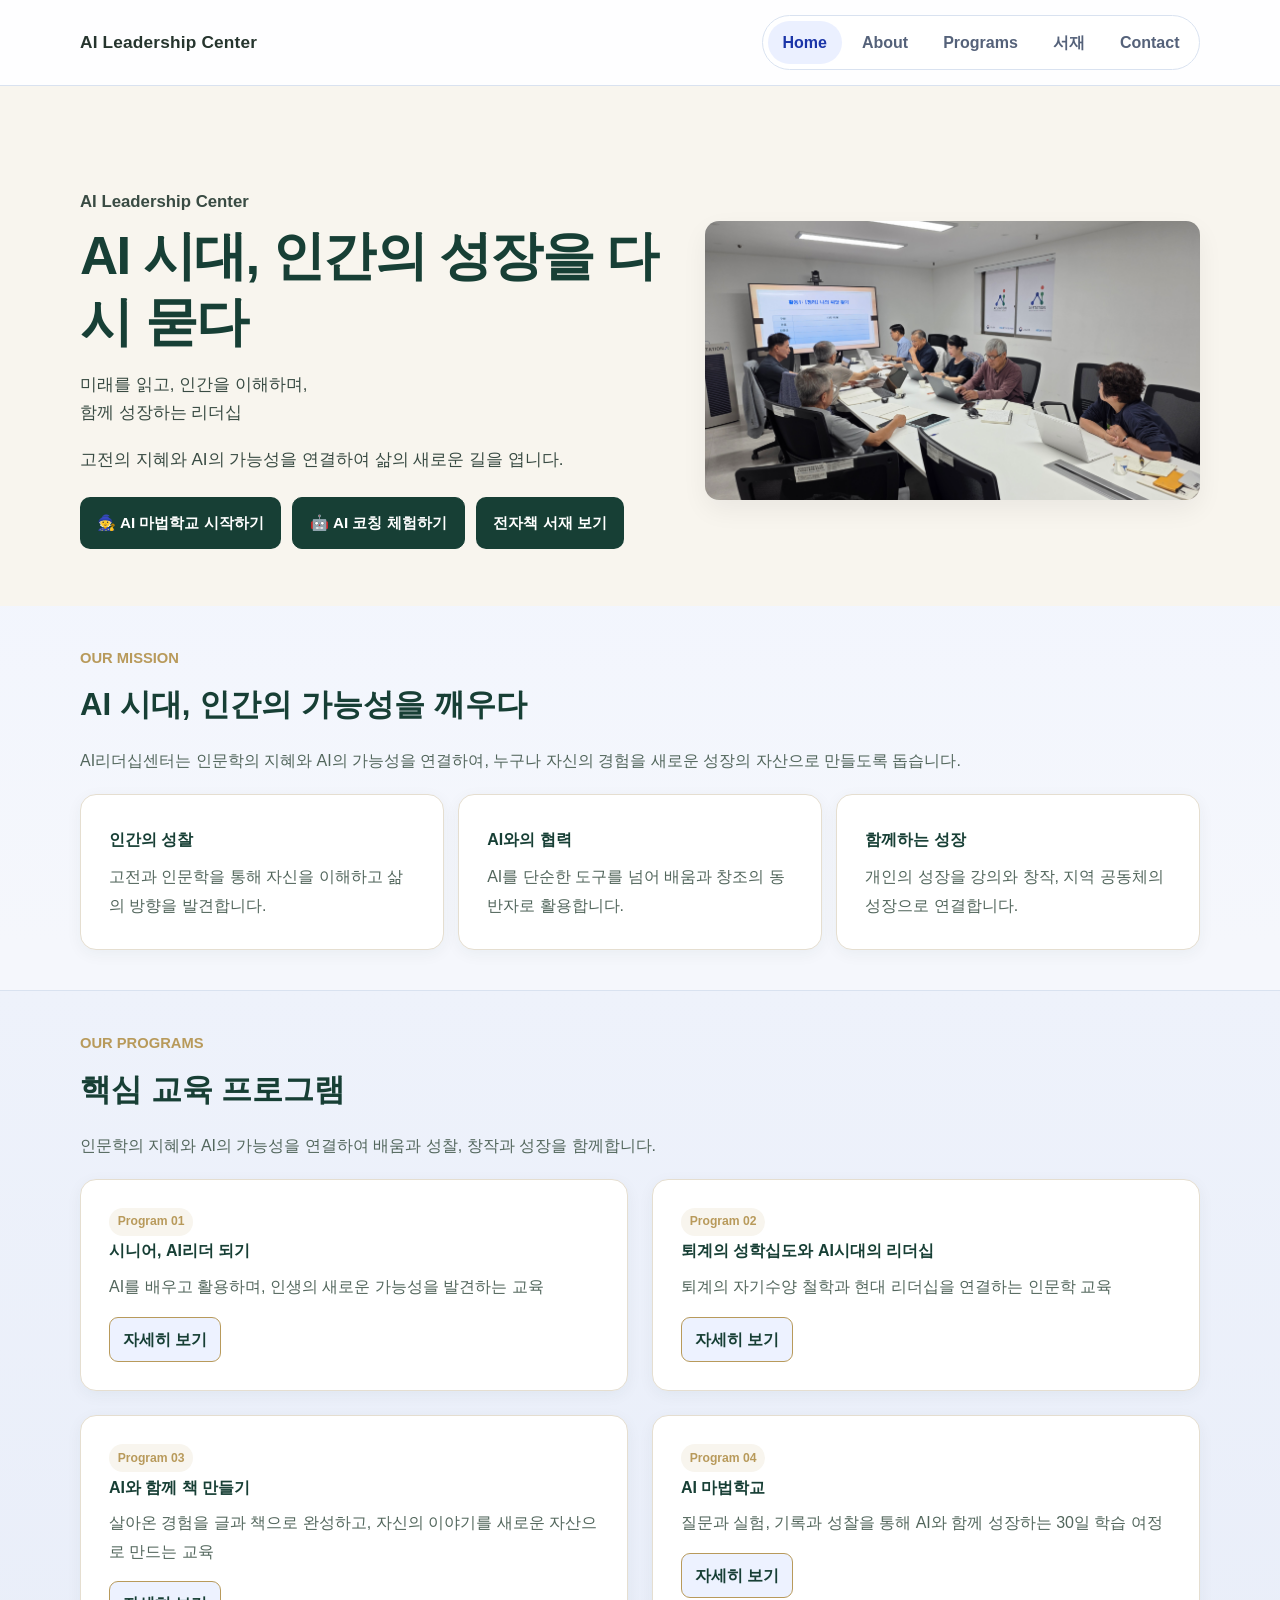
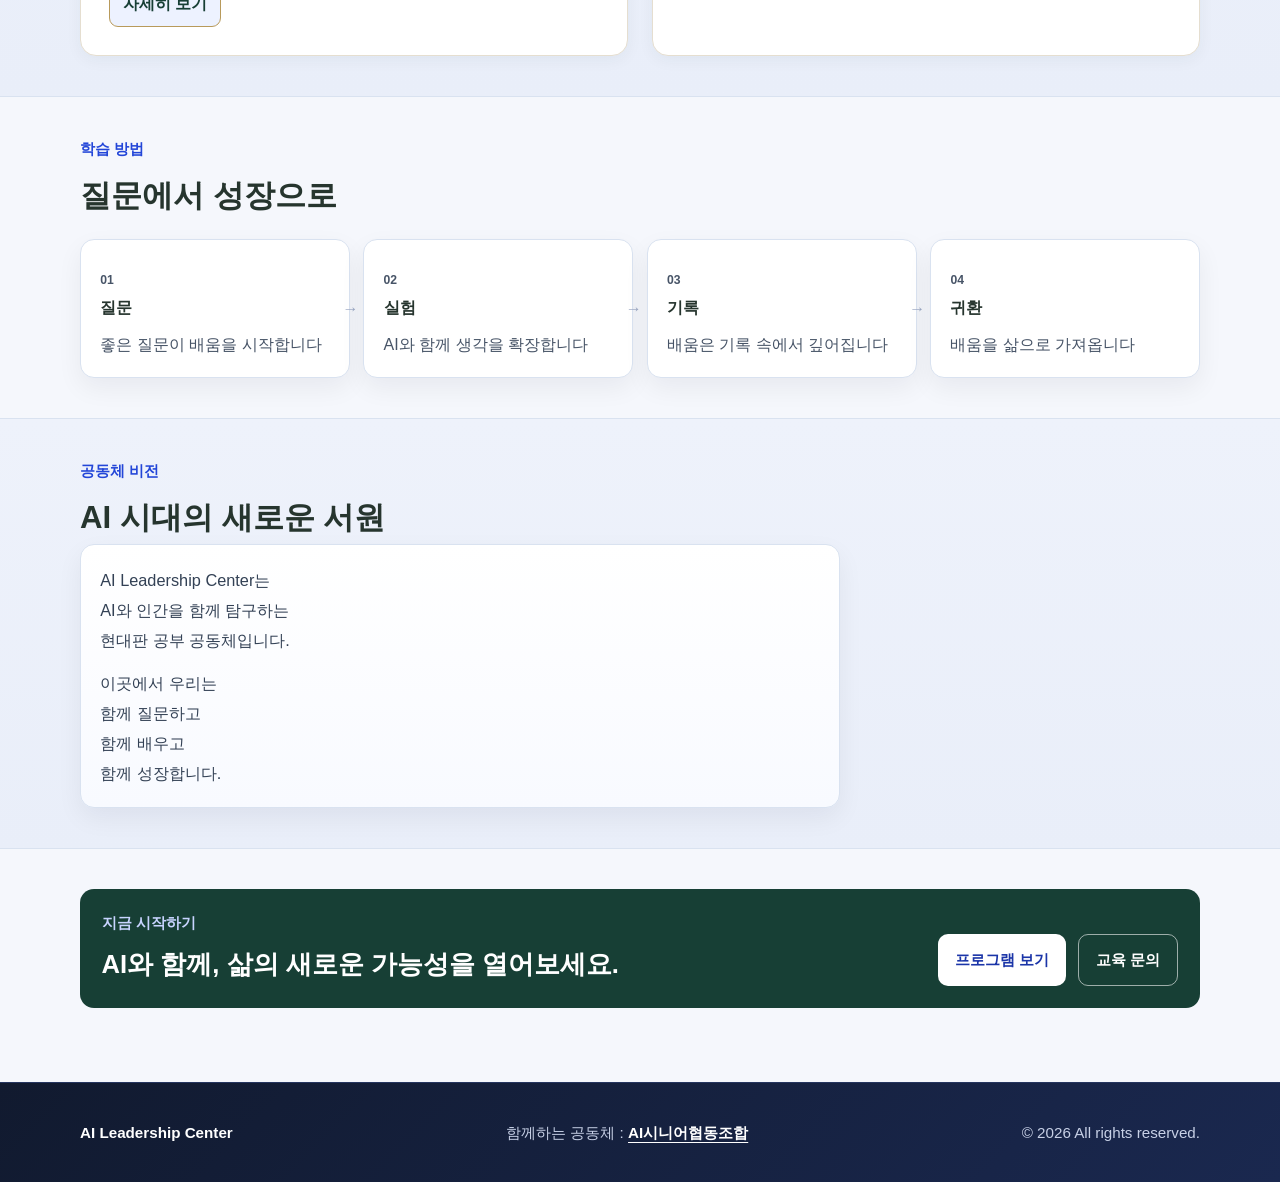
<file: index.html>
<!DOCTYPE html>
<html lang="ko">
  <head>
    <meta charset="UTF-8" />
    <meta name="viewport" content="width=device-width, initial-scale=1.0" />
    <title>AI Leadership Center | Home</title>
    <meta name="naver-site-verification" content="6845efcfc2f14e7dcb6e0b0c6526854c932283bc" />
    <link rel="stylesheet" href="styles.css" />
  </head>
  <body data-page="home">
    <header class="site-header">
      <div class="container">
        <h1 class="logo">AI Leadership Center</h1>
        <nav aria-label="주요 메뉴">
          <ul class="nav-links">
            <li><a href="index.html">Home</a></li>
            <li><a href="about.html">About</a></li>
            <li><a href="programs.html">Programs</a></li>
            <li><a href="ebooks.html">서재</a></li>
            <li><a href="contact.html">Contact</a></li>
          </ul>
        </nav>
      </div>
    </header>

    <main>
      <section id="hero" class="hero">
        <div class="container hero-layout">
          <div class="hero-content">
            <p class="eyebrow">AI Leadership Center</p>
            
        <h2>AI 시대, 인간의 성장을 다시 묻다</h2>
        <p>
          미래를 읽고, 인간을 이해하며,<br>
          함께 성장하는 리더십
        </p>
        <p class="hero-subtext">
         고전의 지혜와 AI의 가능성을 연결하여
         삶의 새로운 길을 엽니다.
        </p>

           <div class="hero-actions">
             <a class="button" href="https://hero.ailc.kr" target="_blank">
               🧙 AI 마법학교 시작하기
             </a>

             <a class="button secondary" href="https://magic.ailc.kr" target="_blank">
               🤖 AI 코칭 체험하기
             </a>

             <a class="button" href="ebooks.html">
              전자책 서재 보기
             </a>
           </div>
             
          </div>
          <div class="hero-image" role="img" aria-label="AI 교육 현장 이미지"></div>
        </div>
      </section>

      
<section id="mission" class="section container">
  <div class="section-heading">
    <p class="eyebrow">OUR MISSION</p>
    <h3>AI 시대, 인간의 가능성을 깨우다</h3>
    <p>
      AI리더십센터는 인문학의 지혜와 AI의 가능성을 연결하여,
      누구나 자신의 경험을 새로운 성장의 자산으로 만들도록 돕습니다.
    </p>
  </div>

  <div class="mission-grid">
    <article class="program-card">
      <h4>인간의 성찰</h4>
      <p>
        고전과 인문학을 통해 자신을 이해하고
        삶의 방향을 발견합니다.
      </p>
    </article>

    <article class="program-card">
      <h4>AI와의 협력</h4>
      <p>
        AI를 단순한 도구를 넘어
        배움과 창조의 동반자로 활용합니다.
      </p>
    </article>

    <article class="program-card">
      <h4>함께하는 성장</h4>
      <p>
        개인의 성장을 강의와 창작,
        지역 공동체의 성장으로 연결합니다.
      </p>
    </article>
  </div>
</section>


      
<section id="programs" class="section section-alt">
  <div class="container">
    <div class="section-heading">
      <p class="eyebrow">OUR PROGRAMS</p>
      <h3>핵심 교육 프로그램</h3>
      <p>
        인문학의 지혜와 AI의 가능성을 연결하여
        배움과 성찰, 창작과 성장을 함께합니다.
      </p>
    </div>

    <div class="program-grid">

      <article class="program-card">
        <span class="tag">Program 01</span>
        <h4>시니어, AI리더 되기</h4>
        <p>
          AI를 배우고 활용하며,
          인생의 새로운 가능성을 발견하는 교육
        </p>
        <a class="card-link" href="programs.html#senior-ai">
          자세히 보기
        </a>
      </article>

      <article class="program-card">
        <span class="tag">Program 02</span>
        <h4>퇴계의 성학십도와 AI시대의 리더십</h4>
        <p>
          퇴계의 자기수양 철학과
          현대 리더십을 연결하는 인문학 교육
        </p>
        
      
       <a class="card-link" href="programs.html#toegye-leadership">
        자세히 보기
       </a>


      </article>

      <article class="program-card">
        <span class="tag">Program 03</span>
        <h4>AI와 함께 책 만들기</h4>
        <p>
          살아온 경험을 글과 책으로 완성하고,
          자신의 이야기를 새로운 자산으로 만드는 교육
        </p>
        
       <a class="card-link" href="programs.html#ai-book">
         자세히 보기
       </a>

      </article>

      <article class="program-card">
        <span class="tag">Program 04</span>
        <h4>AI 마법학교</h4>
        <p>
          질문과 실험, 기록과 성찰을 통해
          AI와 함께 성장하는 30일 학습 여정
        </p>
        
      <a class="card-link" href="programs.html#ai-magic">
        자세히 보기
      </a>

      </article>

    </div>
  </div>
</section>


      <section id="learning-method" class="section container">
        <div class="section-heading">
          <p class="eyebrow">학습 방법</p>
          <h3>질문에서 성장으로</h3>
        </div>
        <div class="study-flow">
          <article class="flow-card">
            <p class="flow-step">01</p>
            <h4>질문</h4>
            <p>좋은 질문이 배움을 시작합니다</p>
          </article>
          <article class="flow-card">
            <p class="flow-step">02</p>
            <h4>실험</h4>
            <p>AI와 함께 생각을 확장합니다</p>
          </article>
          <article class="flow-card">
            <p class="flow-step">03</p>
            <h4>기록</h4>
            <p>배움은 기록 속에서 깊어집니다</p>
          </article>
          <article class="flow-card">
            <p class="flow-step">04</p>
            <h4>귀환</h4>
            <p>배움을 삶으로 가져옵니다</p>
          </article>
        </div>
      </section>

      <section id="community-vision" class="section section-alt vision-reflection">
        <div class="container">
          <div class="section-heading">
            <p class="eyebrow">공동체 비전</p>
            <h3>AI 시대의 새로운 서원</h3>
          </div>
          <div class="vision-panel quiet-panel">
            <p>AI Leadership Center는</p>
            <p>AI와 인간을 함께 탐구하는</p>
            <p>현대판 공부 공동체입니다.</p>
            <p class="divider-space">이곳에서 우리는</p>
            <p>함께 질문하고</p>
            <p>함께 배우고</p>
            <p>함께 성장합니다.</p>
          </div>
        </div>
      </section>

      <section id="cta" class="section container">
        <div class="cta-strip">
          <div>
            <p class="eyebrow">지금 시작하기</p>
            
           <h3>AI와 함께, 삶의 새로운 가능성을 열어보세요.</h3>

          </div>
          <div class="cta-actions">
            <a class="button" href="programs.html">프로그램 보기</a>
            <a class="button secondary" href="contact.html">교육 문의</a>
          </div>
        </div>
      </section>
    </main>

    
<!-- STEP 18-5C : FOOTER PARTNER LINK -->
<footer class="site-footer">
  <div class="container footer-content">

    <p class="footer-brand">
      AI Leadership Center
    </p>

    <p class="footer-partner">
      함께하는 공동체 :
      <a
        href="https://aiseniors.kr"
        target="_blank"
        rel="noopener noreferrer">
        AI시니어협동조합
      </a>
    </p>

    <p>
      © <span id="year"></span>
      All rights reserved.
    </p>

  </div>
</footer>


    <script src="script.js"></script>
  </body>
</html>
</file>
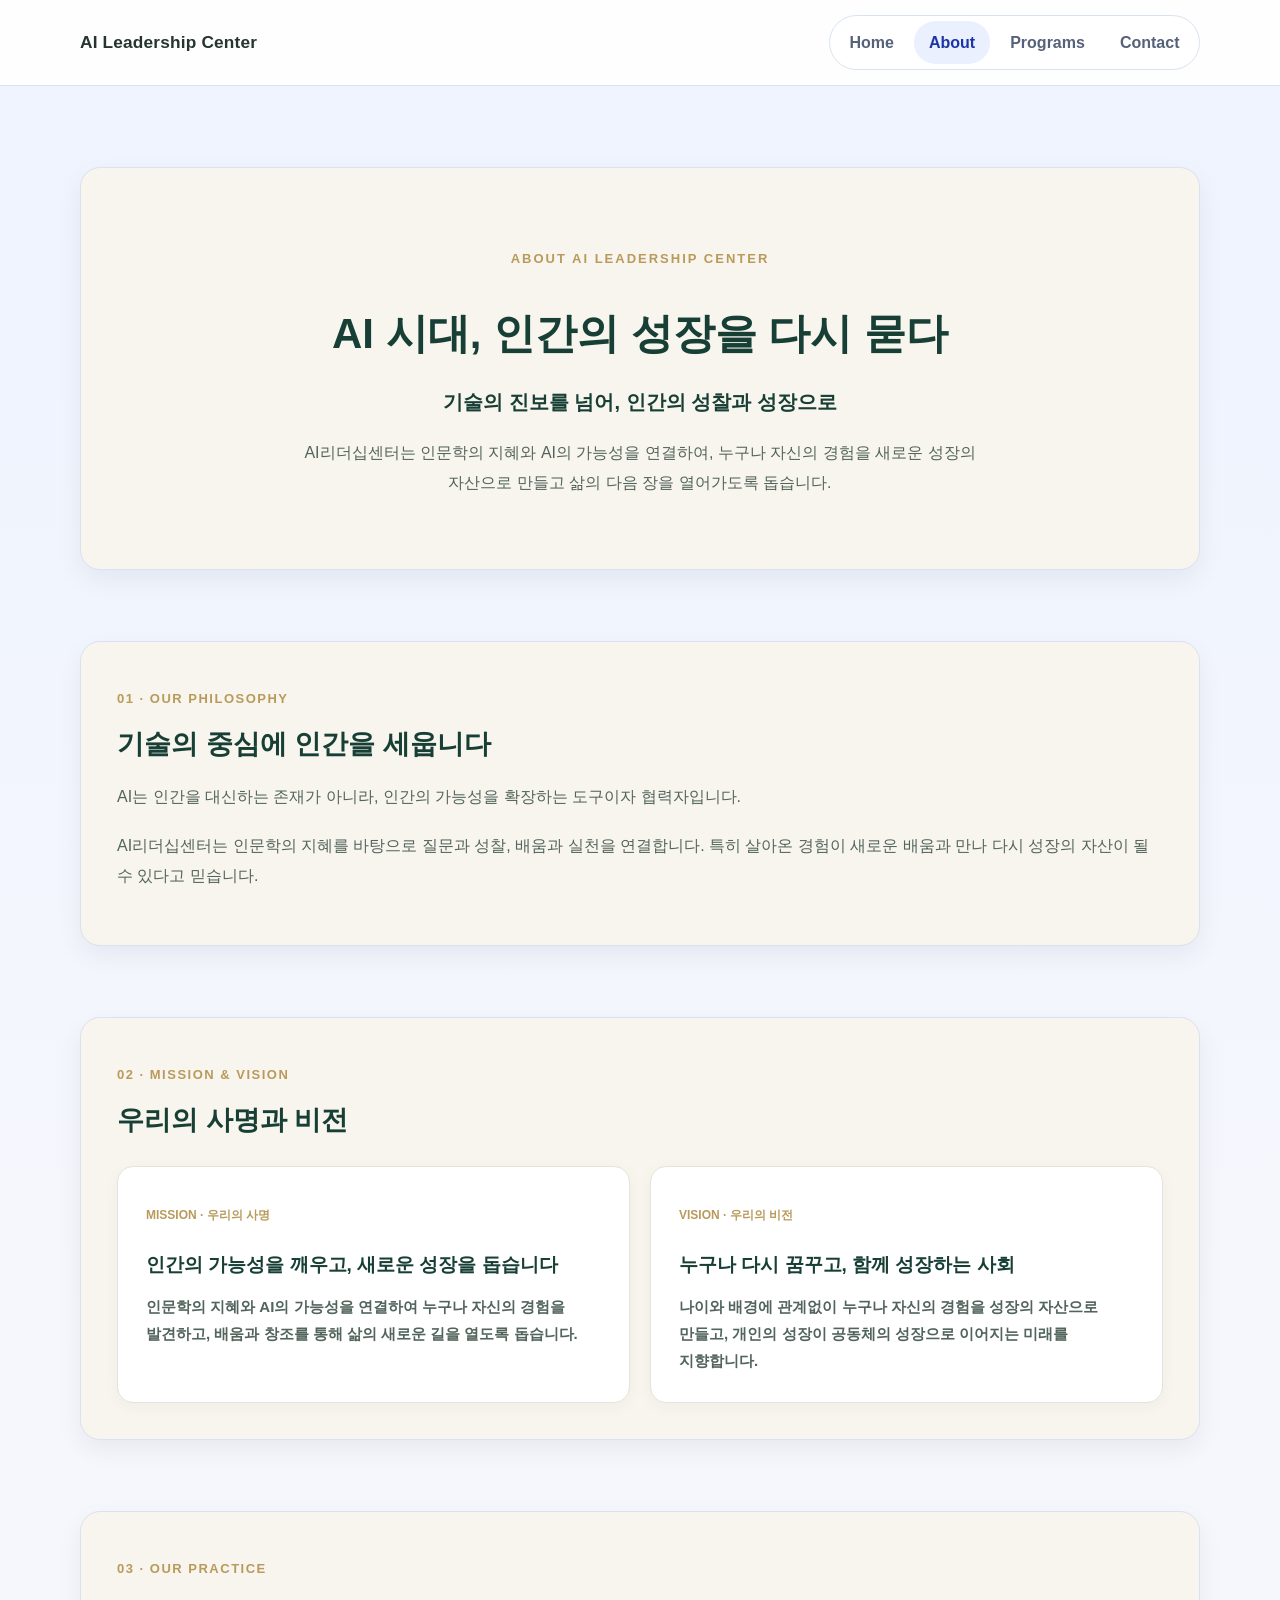
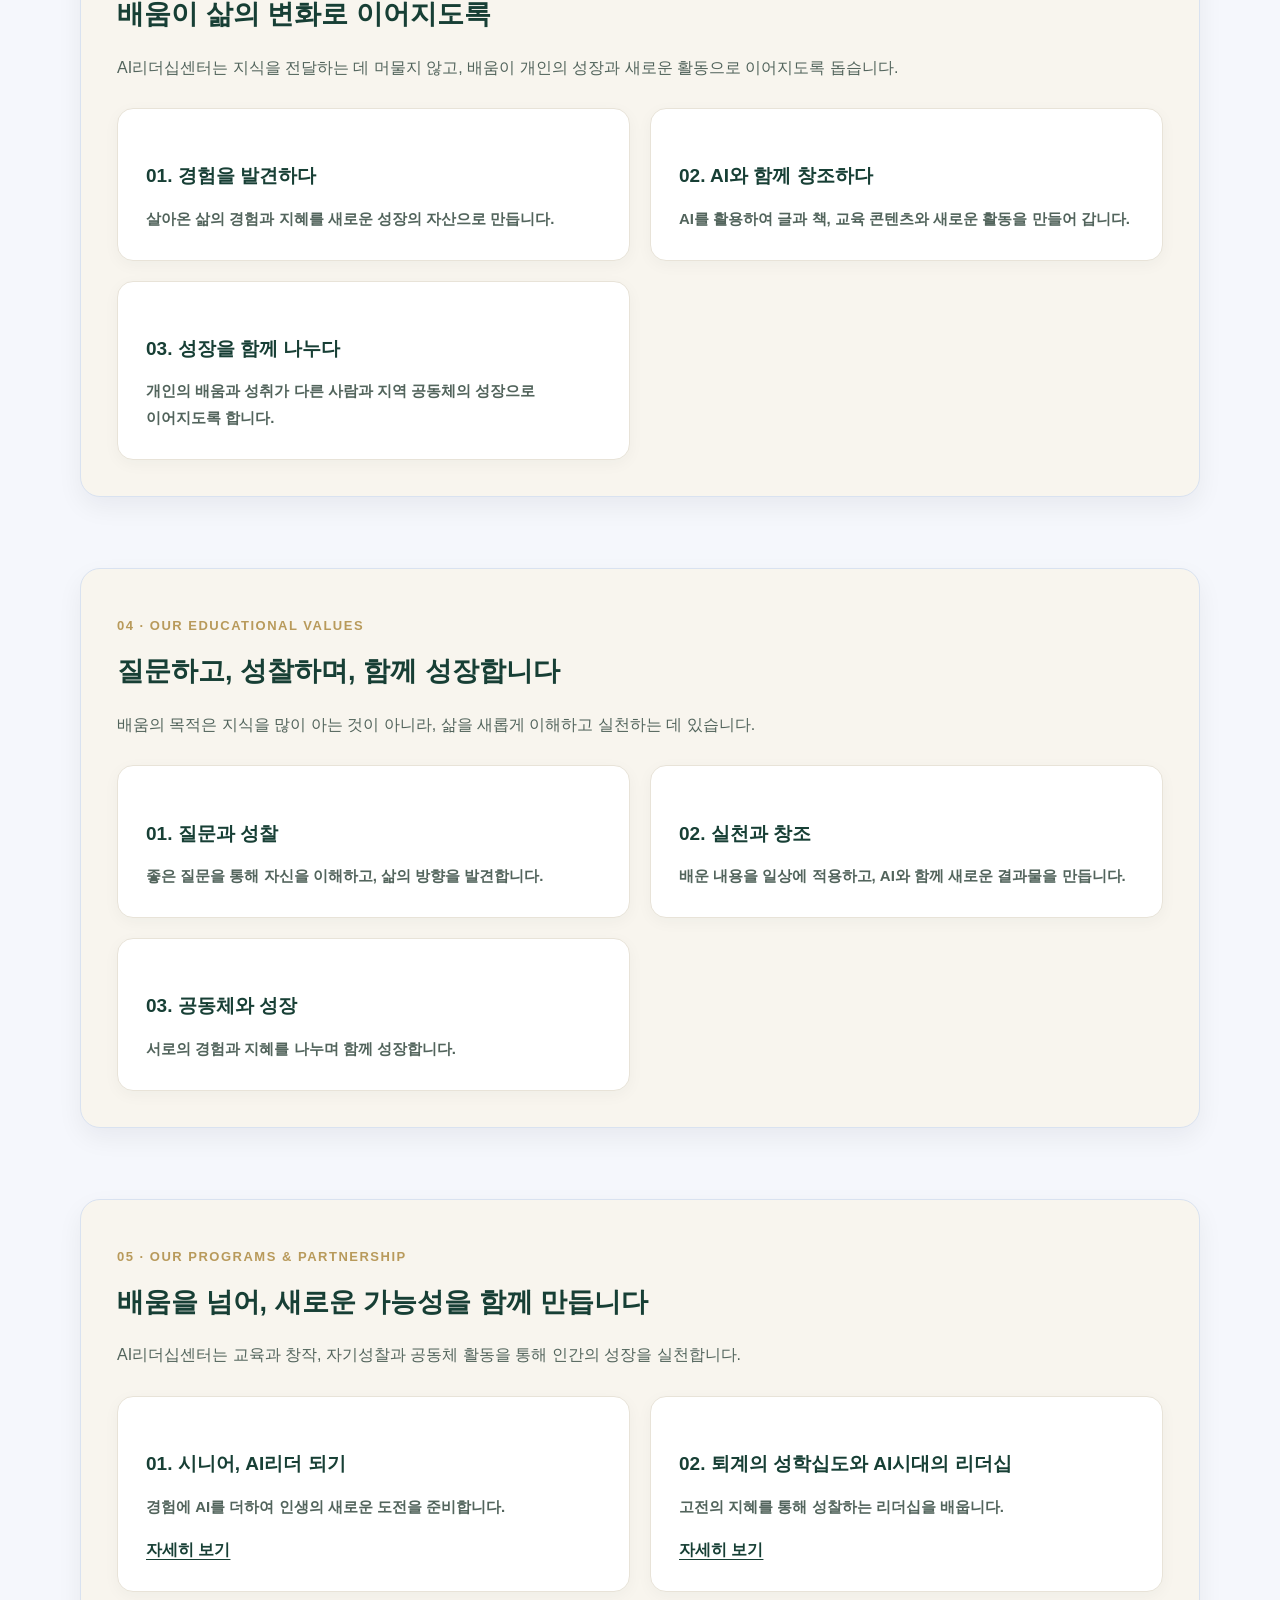
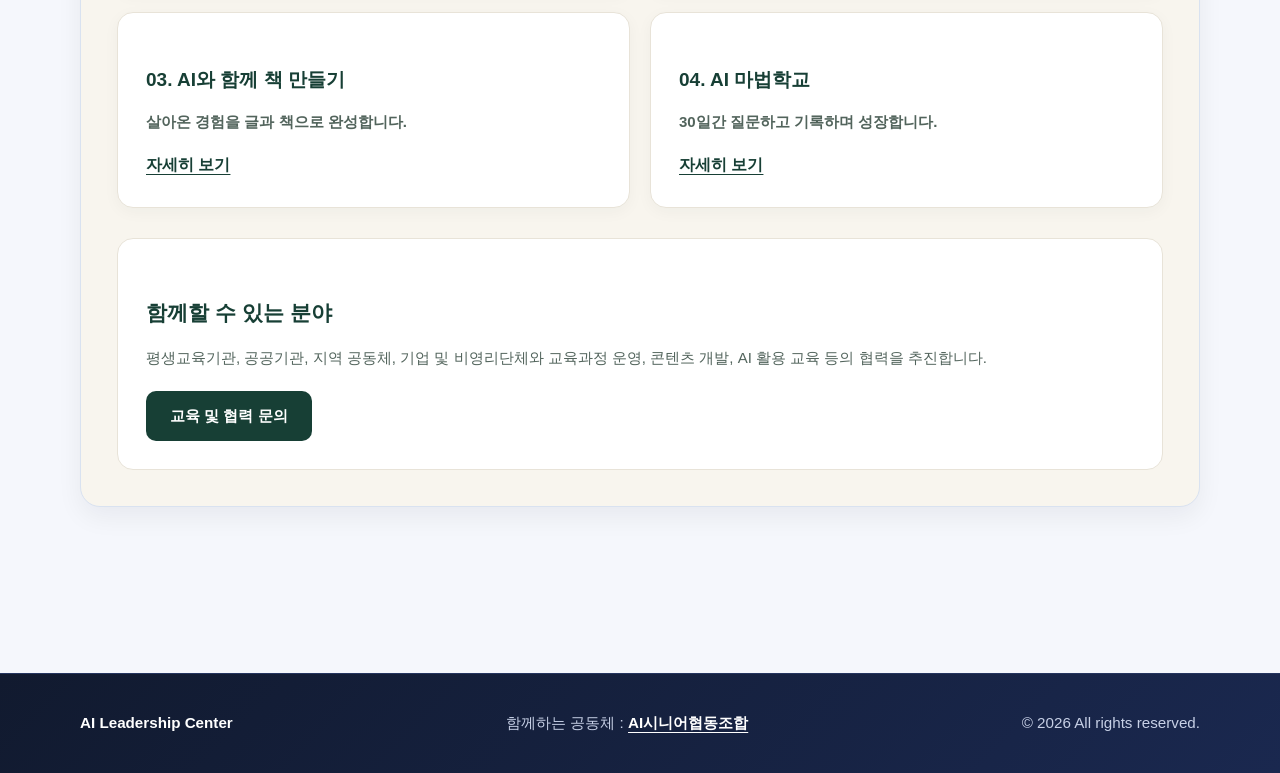
<file: about.html>
<!DOCTYPE html>
<html lang="ko">
  <head>
    <meta charset="UTF-8" />
    <meta name="viewport" content="width=device-width, initial-scale=1.0" />
    <title>AI Leadership Center | About</title>
    <link rel="stylesheet" href="styles.css" />
  </head>
  <body data-page="about">
    <header class="site-header">
      <div class="container">
        <h1 class="logo">AI Leadership Center</h1>
        <nav aria-label="주요 메뉴">
          <ul class="nav-links">
            <li><a href="index.html">Home</a></li>
            <li><a href="about.html">About</a></li>
            <li><a href="programs.html">Programs</a></li>
            <li><a href="contact.html">Contact</a></li>
          </ul>
        </nav>
      </div>
    </header>

    <main class="container page-content about-page">
      
  <section class="about-hero">

    <p class="eyebrow">
    ABOUT AI LEADERSHIP CENTER
    </p>

    <h2>
    AI 시대, 인간의 성장을 다시 묻다
    </h2>

  <p class="about-hero-subtitle">
    기술의 진보를 넘어, 인간의 성찰과 성장으로
  </p>

  <p class="about-hero-description">
    AI리더십센터는 인문학의 지혜와 AI의 가능성을 연결하여,
    누구나 자신의 경험을 새로운 성장의 자산으로 만들고
    삶의 다음 장을 열어가도록 돕습니다.
  </p>

</section>


      
<!-- STEP 16-3B : 우리의 설립 철학 -->
<section class="about-block" id="about-philosophy">

  <p class="eyebrow">01 · OUR PHILOSOPHY</p>

  <h3>기술의 중심에 인간을 세웁니다</h3>

  <p>
    AI는 인간을 대신하는 존재가 아니라,
    인간의 가능성을 확장하는 도구이자 협력자입니다.
  </p>

  <p>
    AI리더십센터는 인문학의 지혜를 바탕으로
    질문과 성찰, 배움과 실천을 연결합니다.
    특히 살아온 경험이 새로운 배움과 만나
    다시 성장의 자산이 될 수 있다고 믿습니다.
  </p>

</section>


      
<!-- STEP 16-3C : 우리의 사명과 비전 -->
<section class="about-block" id="about-mission-vision">

  <p class="eyebrow">02 · MISSION & VISION</p>

  <h3>우리의 사명과 비전</h3>

  <div class="about-grid">

    <article class="about-card">
      <p class="eyebrow">MISSION · 우리의 사명</p>

      <h4>
        인간의 가능성을 깨우고,
        새로운 성장을 돕습니다
      </h4>

      <p>
        인문학의 지혜와 AI의 가능성을 연결하여
        누구나 자신의 경험을 발견하고,
        배움과 창조를 통해 삶의 새로운 길을
        열도록 돕습니다.
      </p>
    </article>

    <article class="about-card">
      <p class="eyebrow">VISION · 우리의 비전</p>

      <h4>
        누구나 다시 꿈꾸고,
        함께 성장하는 사회
      </h4>

      <p>
        나이와 배경에 관계없이 누구나 자신의
        경험을 성장의 자산으로 만들고,
        개인의 성장이 공동체의 성장으로
        이어지는 미래를 지향합니다.
      </p>
    </article>

  </div>

</section>


      
<!-- STEP 16-3D : 우리의 실천 방향 -->
<section class="about-block" id="about-practice">

  <p class="eyebrow">03 · OUR PRACTICE</p>

  <h3>배움이 삶의 변화로 이어지도록</h3>

  <p>
    AI리더십센터는 지식을 전달하는 데 머물지 않고,
    배움이 개인의 성장과 새로운 활동으로
    이어지도록 돕습니다.
  </p>

  <div class="about-grid">

    <article class="about-card">
      <h4>01. 경험을 발견하다</h4>
      <p>
        살아온 삶의 경험과 지혜를
        새로운 성장의 자산으로 만듭니다.
      </p>
    </article>

    <article class="about-card">
      <h4>02. AI와 함께 창조하다</h4>
      <p>
        AI를 활용하여 글과 책,
        교육 콘텐츠와 새로운 활동을
        만들어 갑니다.
      </p>
    </article>

    <article class="about-card">
      <h4>03. 성장을 함께 나누다</h4>
      <p>
        개인의 배움과 성취가 다른 사람과
        지역 공동체의 성장으로
        이어지도록 합니다.
      </p>
    </article>

  </div>

</section>


      
<!-- STEP 16-3E : 핵심 교육 가치 -->
<section class="about-block" id="about-values">

  <p class="eyebrow">04 · OUR EDUCATIONAL VALUES</p>

  <h3>질문하고, 성찰하며, 함께 성장합니다</h3>

  <p>
    배움의 목적은 지식을 많이 아는 것이 아니라,
    삶을 새롭게 이해하고 실천하는 데 있습니다.
  </p>

  <div class="about-grid">

    <article class="about-card">
      <h4>01. 질문과 성찰</h4>
      <p>
        좋은 질문을 통해 자신을 이해하고,
        삶의 방향을 발견합니다.
      </p>
    </article>

    <article class="about-card">
      <h4>02. 실천과 창조</h4>
      <p>
        배운 내용을 일상에 적용하고,
        AI와 함께 새로운 결과물을 만듭니다.
      </p>
    </article>

    <article class="about-card">
      <h4>03. 공동체와 성장</h4>
      <p>
        서로의 경험과 지혜를 나누며
        함께 성장합니다.
      </p>
    </article>

  </div>

</section>


      
<!-- STEP 16-3F : 교육 활동과 협력 -->
<section class="about-block" id="about-programs">

  <p class="eyebrow">05 · OUR PROGRAMS & PARTNERSHIP</p>

  <h3>배움을 넘어, 새로운 가능성을 함께 만듭니다</h3>

  <p>
    AI리더십센터는 교육과 창작, 자기성찰과
    공동체 활동을 통해 인간의 성장을 실천합니다.
  </p>

  <div class="about-grid">

    <article class="about-card">
      <h4>01. 시니어, AI리더 되기</h4>
      <p>경험에 AI를 더하여 인생의 새로운 도전을 준비합니다.</p>
      <a href="programs.html#senior-ai">자세히 보기</a>
    </article>

    <article class="about-card">
      <h4>02. 퇴계의 성학십도와 AI시대의 리더십</h4>
      <p>고전의 지혜를 통해 성찰하는 리더십을 배웁니다.</p>
      <a href="programs.html#toegye-leadership">자세히 보기</a>
    </article>

    <article class="about-card">
      <h4>03. AI와 함께 책 만들기</h4>
      <p>살아온 경험을 글과 책으로 완성합니다.</p>
      <a href="programs.html#ai-book">자세히 보기</a>
    </article>

    <article class="about-card">
      <h4>04. AI 마법학교</h4>
      <p>30일간 질문하고 기록하며 성장합니다.</p>
      <a href="programs.html#ai-magic">자세히 보기</a>
    </article>

  </div>

  <div class="about-partnership">
    <h4>함께할 수 있는 분야</h4>
    <p>
      평생교육기관, 공공기관, 지역 공동체,
      기업 및 비영리단체와 교육과정 운영,
      콘텐츠 개발, AI 활용 교육 등의
      협력을 추진합니다.
    </p>

    <a class="button" href="contact.html">
      교육 및 협력 문의
    </a>
  </div>

</section>

    </main>

    
<!-- STEP 18-5C : FOOTER PARTNER LINK -->
<footer class="site-footer">
  <div class="container footer-content">

    <p class="footer-brand">
      AI Leadership Center
    </p>

    <p class="footer-partner">
      함께하는 공동체 :
      <a
        href="https://aiseniors.kr"
        target="_blank"
        rel="noopener noreferrer">
        AI시니어협동조합
      </a>
    </p>

    <p>
      © <span id="year"></span>
      All rights reserved.
    </p>

  </div>
</footer>


    <script src="script.js"></script>
  </body>
</html>
</file>
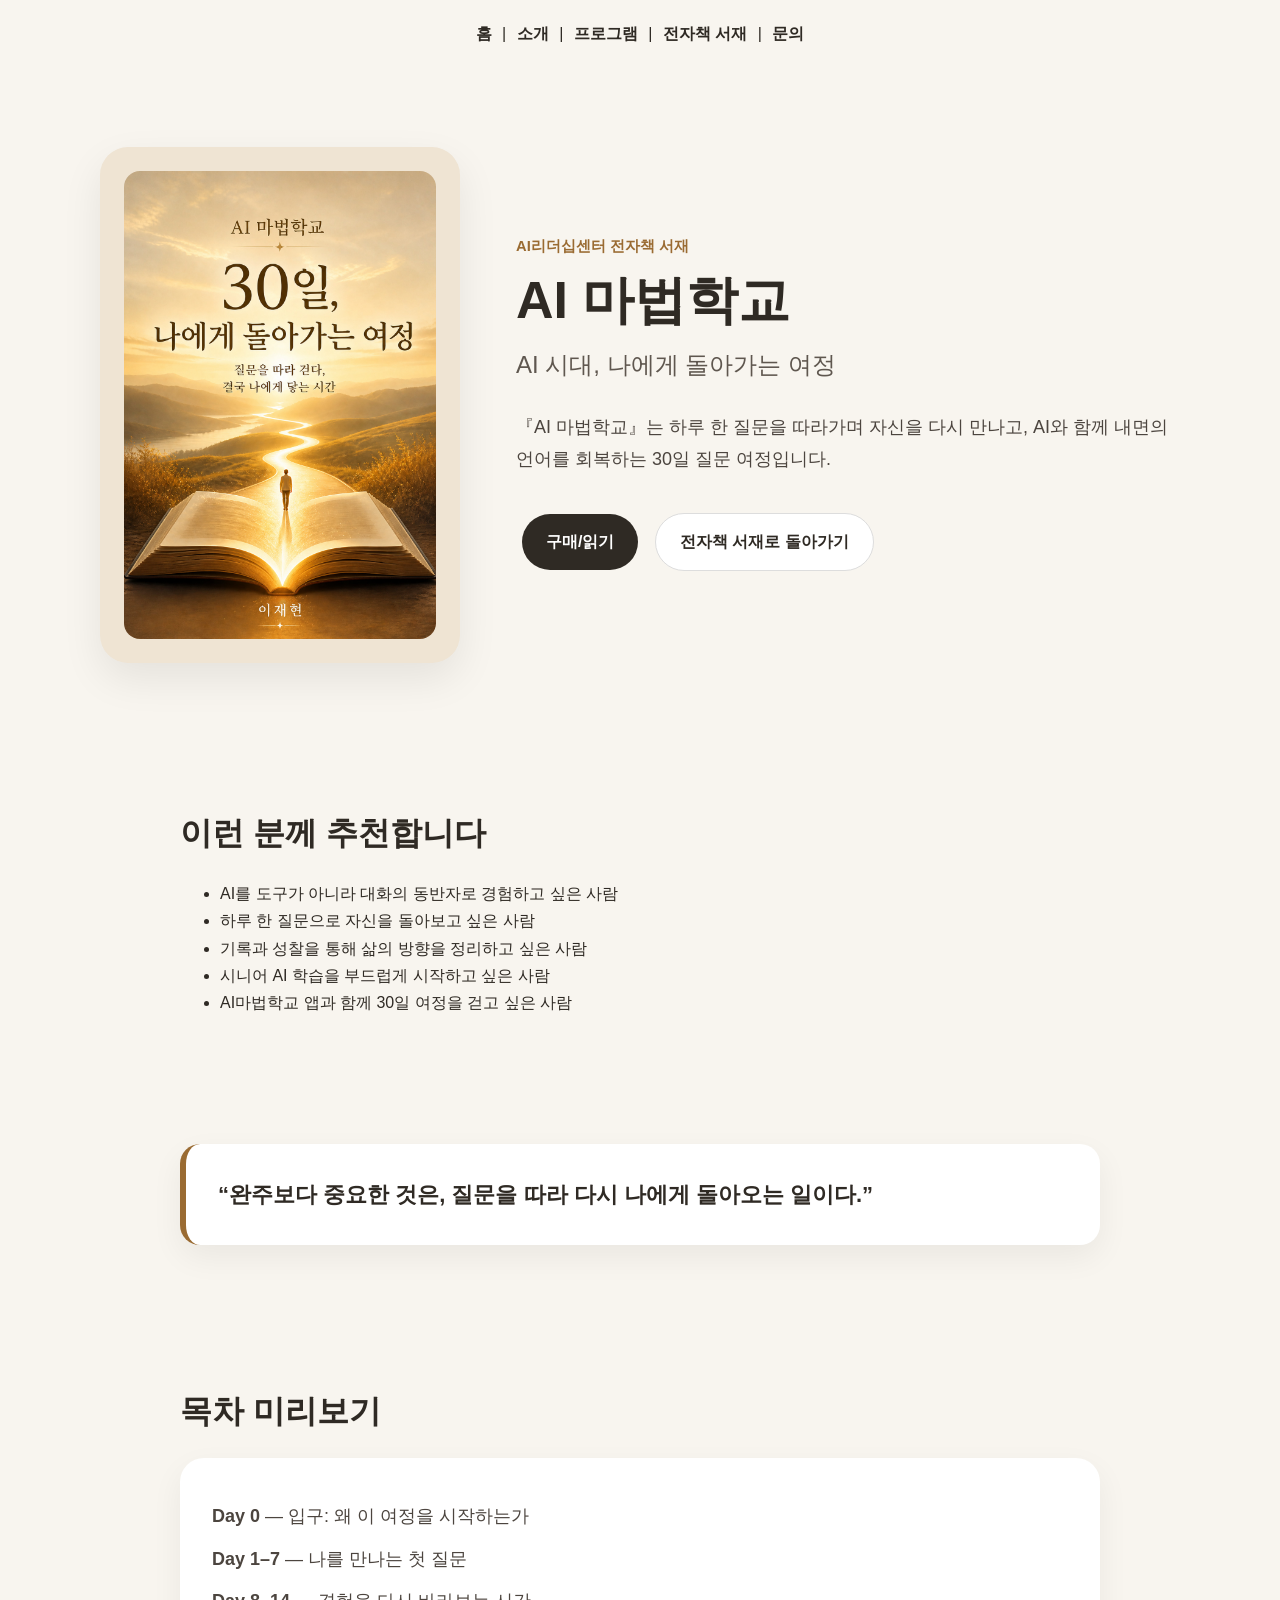
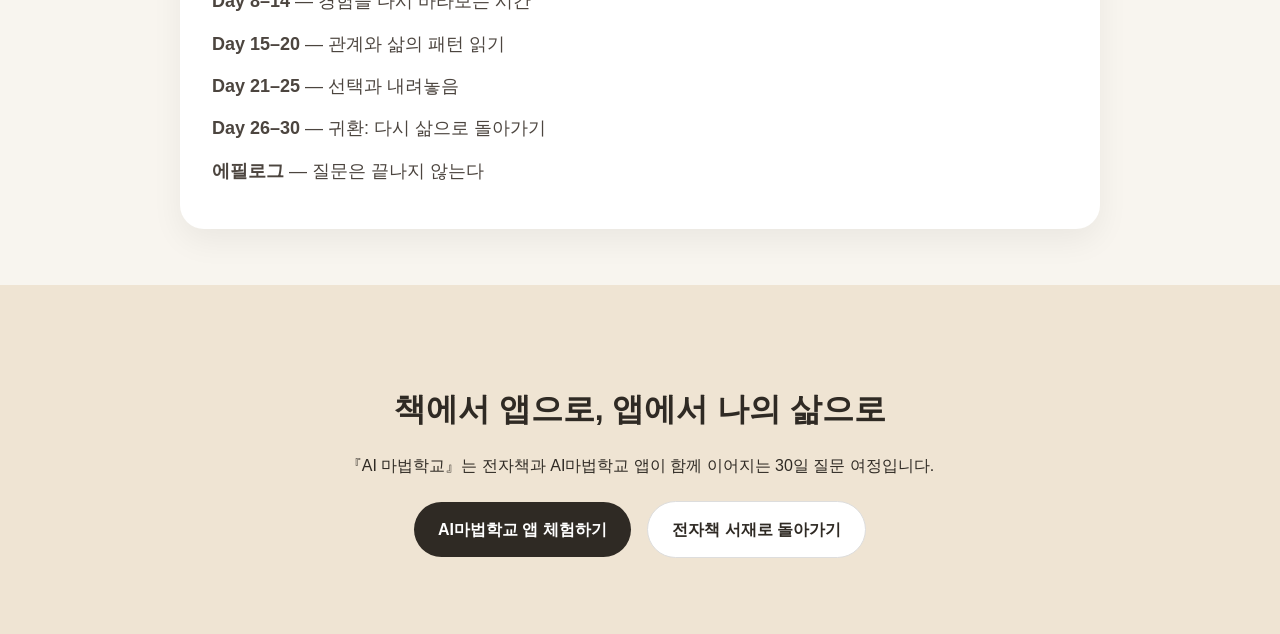
<file: ai-magic-school.html>
<!DOCTYPE html>
<html lang="ko">
<head>
  <meta charset="UTF-8" />
  <meta name="viewport" content="width=device-width, initial-scale=1.0" />

  <title>AI 마법학교 | AI리더십센터 전자책 서재</title>

  <meta
  name="description"
  content="AI 마법학교 — 30일, 나에게 돌아가는 여정"
/>
  <link rel="stylesheet" href="styles.css" />

  <style>
    body {
      background: #f8f5ef;
      color: #2f2a24;
      font-family: sans-serif;
      margin: 0;
    }

    nav {
      padding: 20px;
      text-align: center;
    }

    nav a {
      color: #2f2a24;
      text-decoration: none;
      font-weight: 600;
      margin: 0 6px;
    }

    .detail-hero {
      max-width: 1120px;
      margin: 0 auto;
      padding: 80px 20px 60px;
      display: grid;
      grid-template-columns: 360px 1fr;
      gap: 56px;
      align-items: center;
    }

    .cover-box {
      background: #efe4d3;
      border-radius: 28px;
      padding: 24px;
      box-shadow: 0 16px 40px rgba(0,0,0,0.08);
    }

    .cover-box img {
      width: 100%;
      border-radius: 16px;
      display: block;
    }

    .eyebrow {
      color: #9a6b32;
      font-weight: 700;
      margin-bottom: 12px;
    }

    h1 {
      font-size: 52px;
      margin: 0 0 16px;
      line-height: 1.15;
    }

    .subtitle {
      font-size: 24px;
      color: #5f574f;
      margin-bottom: 28px;
      line-height: 1.5;
    }

    .intro {
      font-size: 18px;
      line-height: 1.8;
      color: #4c453f;
      margin-bottom: 32px;
    }

    .buttons a {
      display: inline-block;
      padding: 14px 24px;
      border-radius: 999px;
      text-decoration: none;
      font-weight: bold;
      margin: 6px;
    }

    .primary {
      background: #2f2a24;
      color: white;
    }

    .secondary {
      background: white;
      color: #2f2a24;
      border: 1px solid #ddd;
    }

    .section {
      max-width: 960px;
      margin: 0 auto;
      padding: 56px 20px;
    }

    .section h2 {
      font-size: 32px;
      margin-bottom: 20px;
    }

    .section p {
      font-size: 18px;
      line-height: 1.8;
      color: #4c453f;
    }

    .quote-box {
      background: white;
      border-left: 6px solid #9a6b32;
      padding: 32px;
      border-radius: 20px;
      box-shadow: 0 12px 32px rgba(0,0,0,0.06);
      font-size: 22px;
      line-height: 1.7;
      font-weight: 600;
    }

    .quote-section {
  max-width: 960px;
  margin: 0 auto;
  padding: 56px 20px;
}

.quote-section blockquote {
  background: white;
  border-left: 6px solid #9a6b32;
  padding: 32px;
  border-radius: 20px;
  box-shadow: 0 12px 32px rgba(0,0,0,0.06);
  font-size: 22px;
  line-height: 1.7;
  font-weight: 600;
  margin: 0;
}

    .keyword-grid {
      display: grid;
      grid-template-columns: repeat(auto-fit, minmax(140px, 1fr));
      gap: 14px;
      margin-top: 24px;
    }

    .keyword {
      background: white;
      border-radius: 999px;
      padding: 14px 18px;
      text-align: center;
      font-weight: 700;
      color: #6a4b25;
      border: 1px solid #eadfce;
    }

    .toc {
      background: white;
      border-radius: 24px;
      padding: 32px;
      box-shadow: 0 12px 32px rgba(0,0,0,0.06);
    }

    .toc p {
      margin: 10px 0;
    }

    .cta {
      text-align: center;
      background: #efe4d3;
      padding: 70px 20px;
    }

    .cta h2 {
      font-size: 32px;
      margin-bottom: 16px;
    }

    .back-link {
      display: inline-block;
      margin-top: 20px;
      color: #6a4b25;
      font-weight: bold;
      text-decoration: none;
    }

    @media (max-width: 768px) {
      .detail-hero {
        grid-template-columns: 1fr;
        padding-top: 40px;
      }

      h1 {
        font-size: 40px;
      }

      .subtitle {
        font-size: 20px;
      }
    }
  </style>
</head>

<body>

  <nav>
    <a href="index.html">홈</a> |
    <a href="about.html">소개</a> |
    <a href="programs.html">프로그램</a> |
    <a href="ebooks.html">전자책 서재</a> |
    <a href="contact.html">문의</a>
  </nav>

  <section class="detail-hero">
    <div class="cover-box">
     <img src="images/ai-magic-school.jpg" alt="AI 마법학교 표지" />
    </div>

    <div>
      <div class="eyebrow">AI리더십센터 전자책 서재</div>
      <h1>AI 마법학교</h1>
      <div class="subtitle">
        AI 시대, 나에게 돌아가는 여정
      </div>

      <div class="intro">
       『AI 마법학교』는 하루 한 질문을 따라가며
         자신을 다시 만나고, AI와 함께 내면의 언어를 회복하는
         30일 질문 여정입니다.
      </div>

      <div class="buttons">
        <a href="#" class="primary">구매/읽기</a>
        <a href="ebooks.html" class="secondary">전자책 서재로 돌아가기</a>
      </div>
    </div>
  </section>

  <section class="section">
  <h2>이런 분께 추천합니다</h2>

  <ul class="reader-list">
    <li>AI를 도구가 아니라 대화의 동반자로 경험하고 싶은 사람</li>
    <li>하루 한 질문으로 자신을 돌아보고 싶은 사람</li>
    <li>기록과 성찰을 통해 삶의 방향을 정리하고 싶은 사람</li>
    <li>시니어 AI 학습을 부드럽게 시작하고 싶은 사람</li>
    <li>AI마법학교 앱과 함께 30일 여정을 걷고 싶은 사람</li>
  </ul>
  </section>

  <section class="quote-section">
  <blockquote>
    “완주보다 중요한 것은,
    질문을 따라 다시 나에게 돌아오는 일이다.”
  </blockquote>
  </section>

  <section class="section">
  <h2>목차 미리보기</h2>
  <div class="toc">
    <p><strong>Day 0</strong> — 입구: 왜 이 여정을 시작하는가</p>
    <p><strong>Day 1–7</strong> — 나를 만나는 첫 질문</p>
    <p><strong>Day 8–14</strong> — 경험을 다시 바라보는 시간</p>
    <p><strong>Day 15–20</strong> — 관계와 삶의 패턴 읽기</p>
    <p><strong>Day 21–25</strong> — 선택과 내려놓음</p>
    <p><strong>Day 26–30</strong> — 귀환: 다시 삶으로 돌아가기</p>
    <p><strong>에필로그</strong> — 질문은 끝나지 않는다</p>
  </div>
</section>

<section class="cta">
  <h2>책에서 앱으로, 앱에서 나의 삶으로</h2>
  <p>
    『AI 마법학교』는 전자책과 AI마법학교 앱이 함께 이어지는
    30일 질문 여정입니다.
  </p>

  <div class="buttons">
    <a href="https://hero.ailc.kr" target="_blank" class="primary">
      AI마법학교 앱 체험하기
    </a>
    <a href="ebooks.html" class="secondary">
      전자책 서재로 돌아가기
    </a>
  </div>
</section>

</body>
</html>
</file>
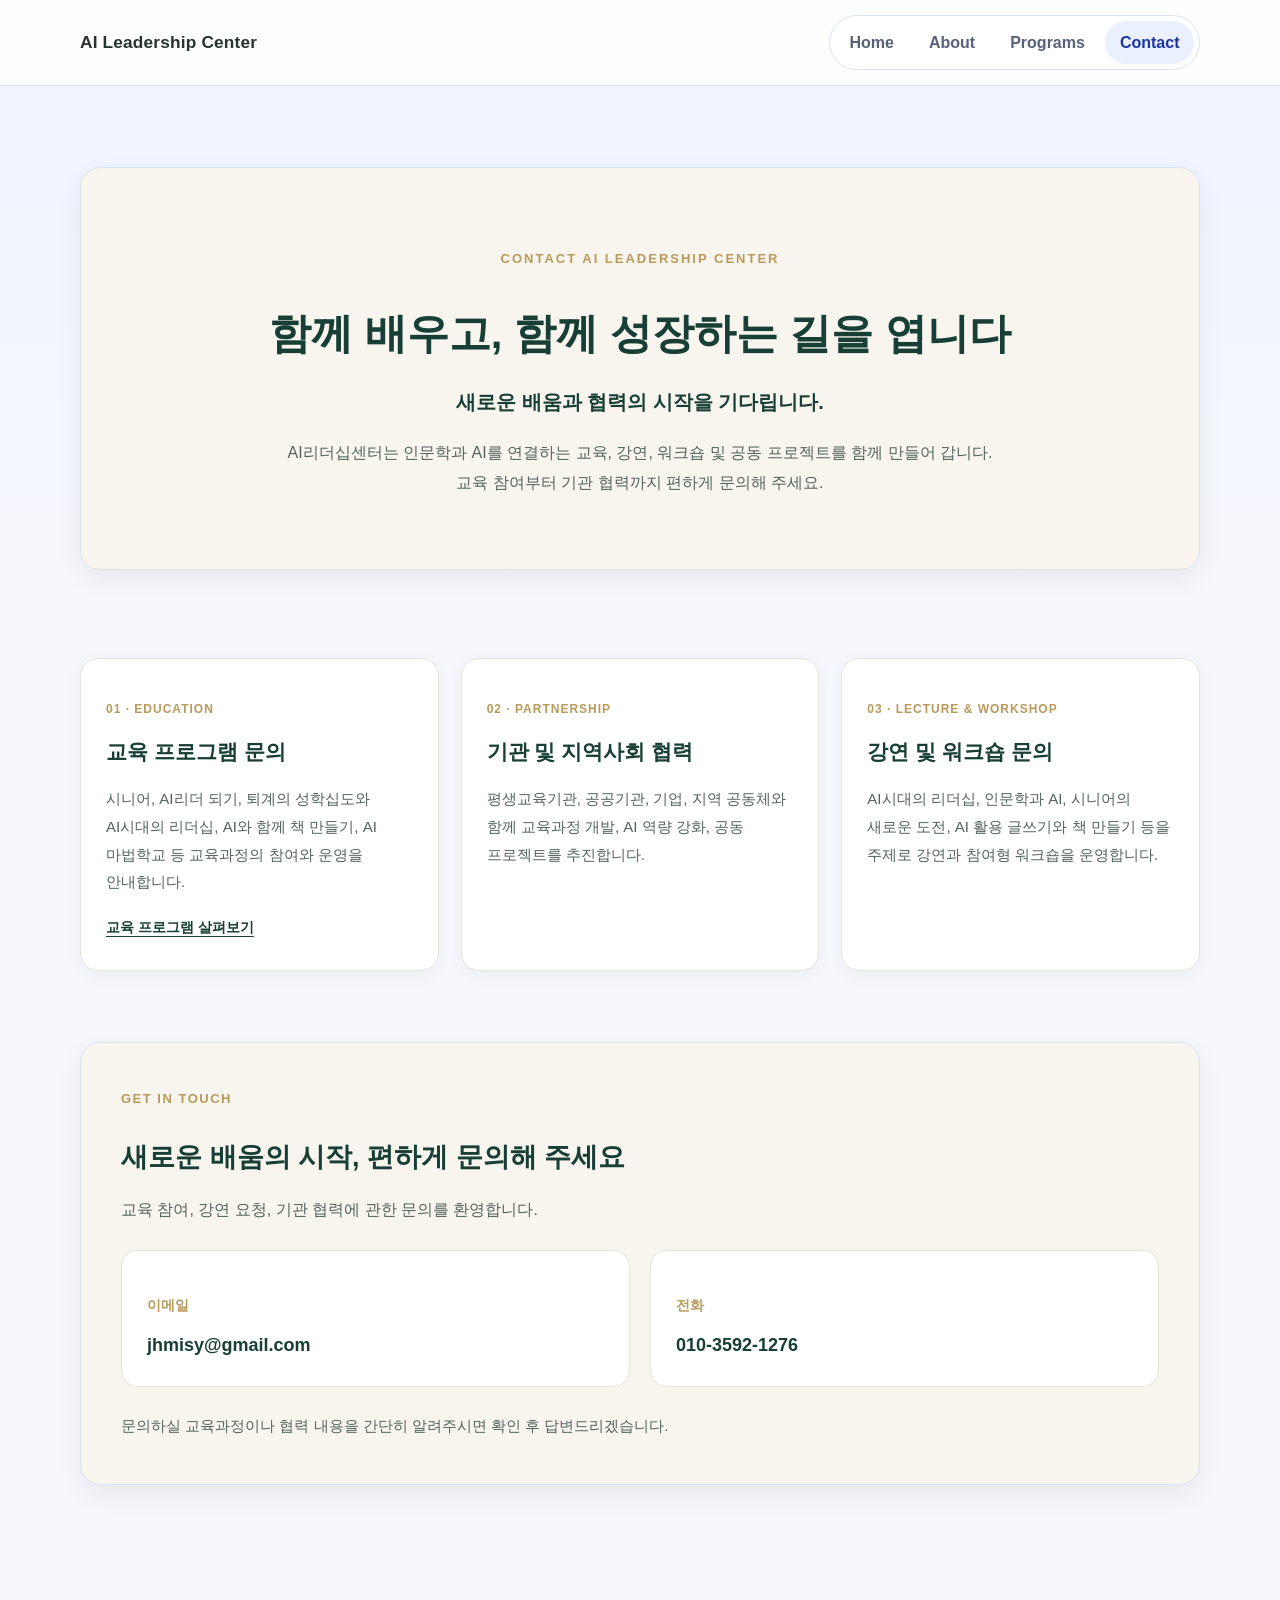
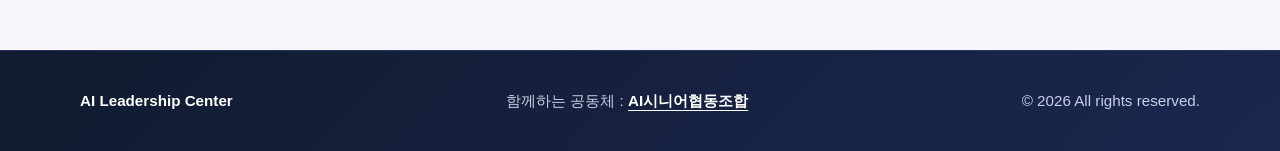
<file: contact.html>
<!DOCTYPE html>
<html lang="ko">
  <head>
    <meta charset="UTF-8" />
    <meta name="viewport" content="width=device-width, initial-scale=1.0" />
    <title>AI Leadership Center | Contact</title>
    <link rel="stylesheet" href="styles.css" />
  </head>
  <body data-page="contact">
    <header class="site-header">
      <div class="container">
        <h1 class="logo">AI Leadership Center</h1>
        <nav aria-label="주요 메뉴">
          <ul class="nav-links">
            <li><a href="index.html">Home</a></li>
            <li><a href="about.html">About</a></li>
            <li><a href="programs.html">Programs</a></li>
            <li><a href="contact.html">Contact</a></li>
          </ul>
        </nav>
      </div>
    </header>

    <main class="container page-content contact-page">
      
<!-- STEP 17-2A : CONTACT HERO -->
<section class="contact-hero">

  <p class="eyebrow">
    CONTACT AI LEADERSHIP CENTER
  </p>

  <h2>
    함께 배우고, 함께 성장하는 길을 엽니다
  </h2>

  <p class="contact-hero-subtitle">
    새로운 배움과 협력의 시작을 기다립니다.
  </p>

  <p class="contact-hero-description">
    AI리더십센터는 인문학과 AI를 연결하는
    교육, 강연, 워크숍 및 공동 프로젝트를
    함께 만들어 갑니다.
    교육 참여부터 기관 협력까지
    편하게 문의해 주세요.
  </p>

</section>

     
<!-- STEP 17-2B : CONTACT INQUIRY CARDS -->
<section class="contact-grid">

  <article class="contact-card">

    <p class="contact-card-number">01 · EDUCATION</p>

    <h3>교육 프로그램 문의</h3>

    <p>
      시니어, AI리더 되기,
      퇴계의 성학십도와 AI시대의 리더십,
      AI와 함께 책 만들기,
      AI 마법학교 등 교육과정의
      참여와 운영을 안내합니다.
    </p>

    <a href="programs.html">
      교육 프로그램 살펴보기
    </a>

  </article>

  <article class="contact-card">

    <p class="contact-card-number">02 · PARTNERSHIP</p>

    <h3>기관 및 지역사회 협력</h3>

    <p>
      평생교육기관, 공공기관, 기업,
      지역 공동체와 함께
      교육과정 개발, AI 역량 강화,
      공동 프로젝트를 추진합니다.
    </p>

  </article>

  <article class="contact-card">

    <p class="contact-card-number">03 · LECTURE & WORKSHOP</p>

    <h3>강연 및 워크숍 문의</h3>

    <p>
      AI시대의 리더십, 인문학과 AI,
      시니어의 새로운 도전,
      AI 활용 글쓰기와 책 만들기 등을
      주제로 강연과 참여형 워크숍을
      운영합니다.
    </p>

  </article>

</section>


      
<!-- STEP 17-2C : CONTACT INFORMATION -->
<section class="contact-info-panel">

  <p class="eyebrow">GET IN TOUCH</p>

  <h3>
    새로운 배움의 시작,
    편하게 문의해 주세요
  </h3>

  <p class="contact-info-description">
    교육 참여, 강연 요청, 기관 협력에 관한
    문의를 환영합니다.
  </p>

  <div class="contact-methods">

    <div class="contact-method">
      <h4>이메일</h4>

      <a href="mailto:jhmisy@gmail.com">
        jhmisy@gmail.com
      </a>
    </div>

    <div class="contact-method">
      <h4>전화</h4>

      <a href="tel:01035921276">
        010-3592-1276
      </a>
    </div>

  </div>

  <p class="contact-note">
    문의하실 교육과정이나 협력 내용을
    간단히 알려주시면 확인 후 답변드리겠습니다.
  </p>

</section>

    </main>

    
<!-- STEP 18-5C : FOOTER PARTNER LINK -->
<footer class="site-footer">
  <div class="container footer-content">

    <p class="footer-brand">
      AI Leadership Center
    </p>

    <p class="footer-partner">
      함께하는 공동체 :
      <a
        href="https://aiseniors.kr"
        target="_blank"
        rel="noopener noreferrer">
        AI시니어협동조합
      </a>
    </p>

    <p>
      © <span id="year"></span>
      All rights reserved.
    </p>

  </div>
</footer>


    <script src="script.js"></script>
  </body>
</html>
</file>
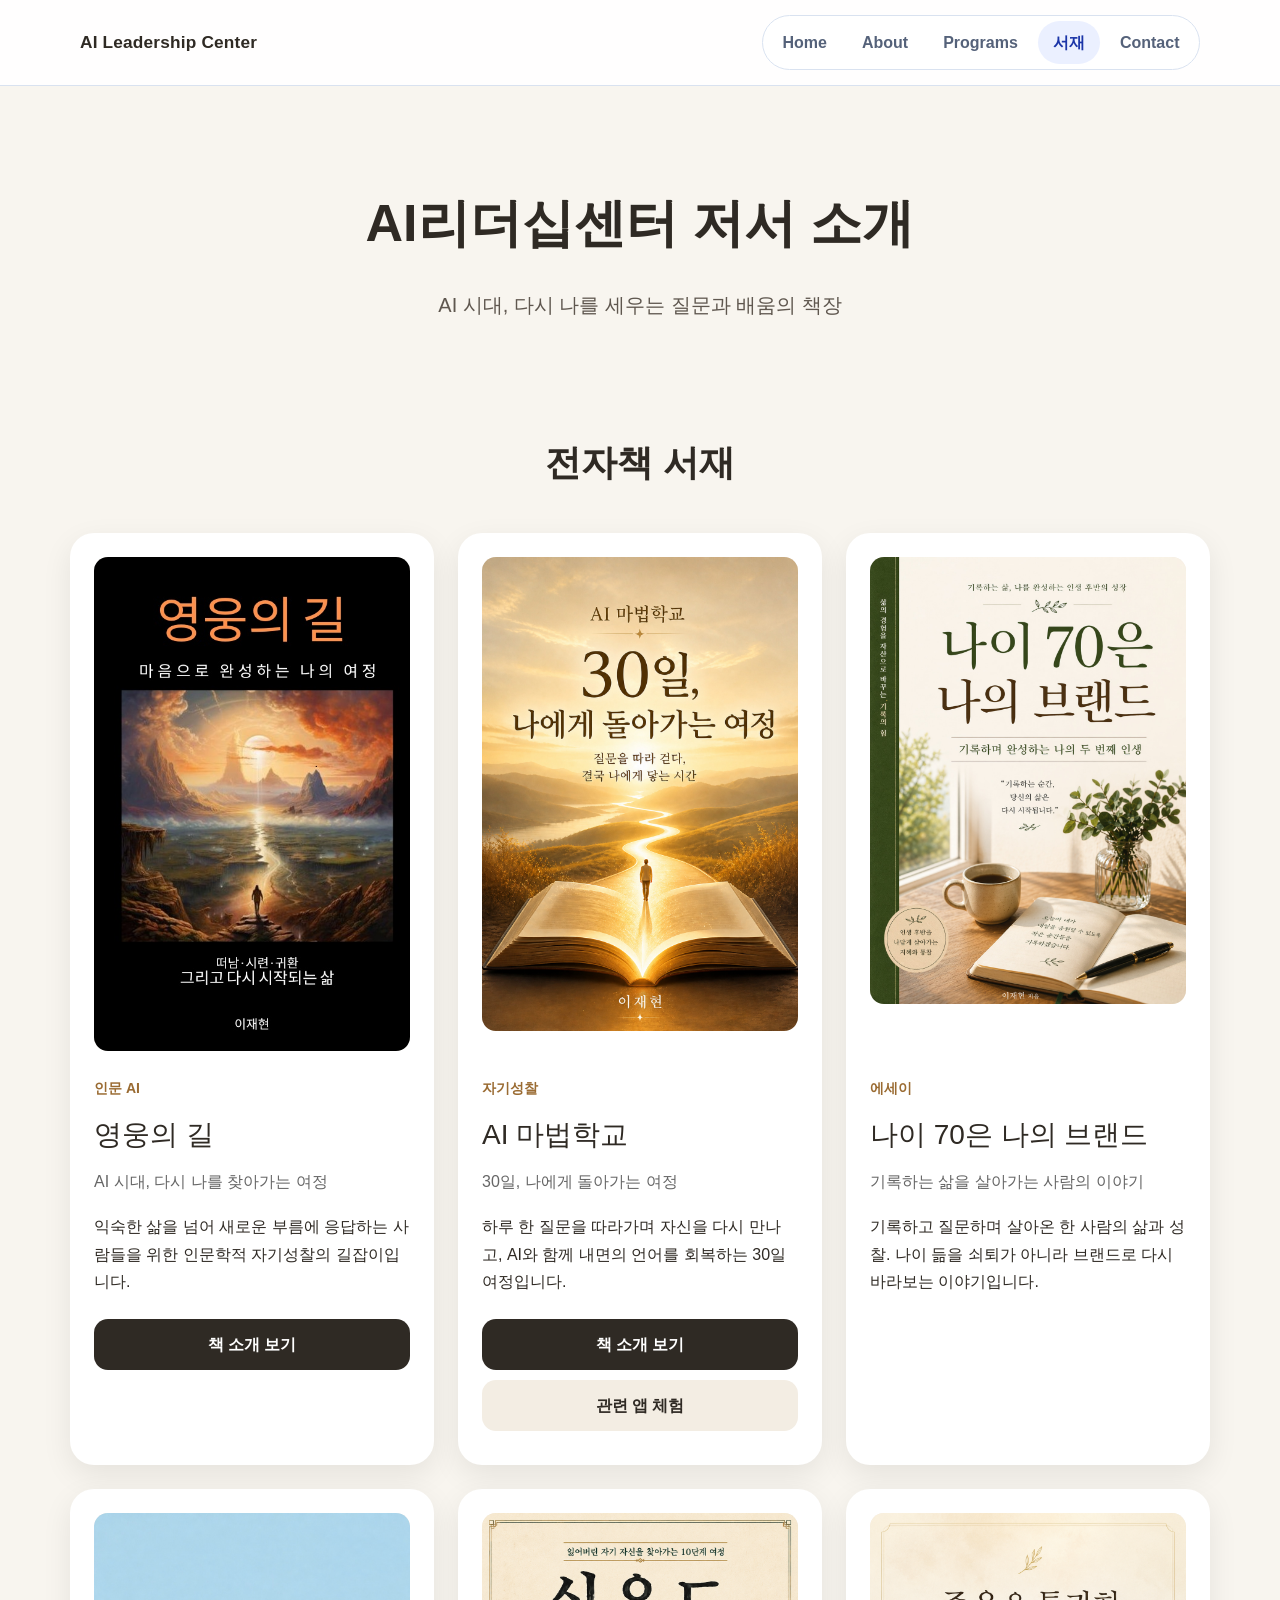
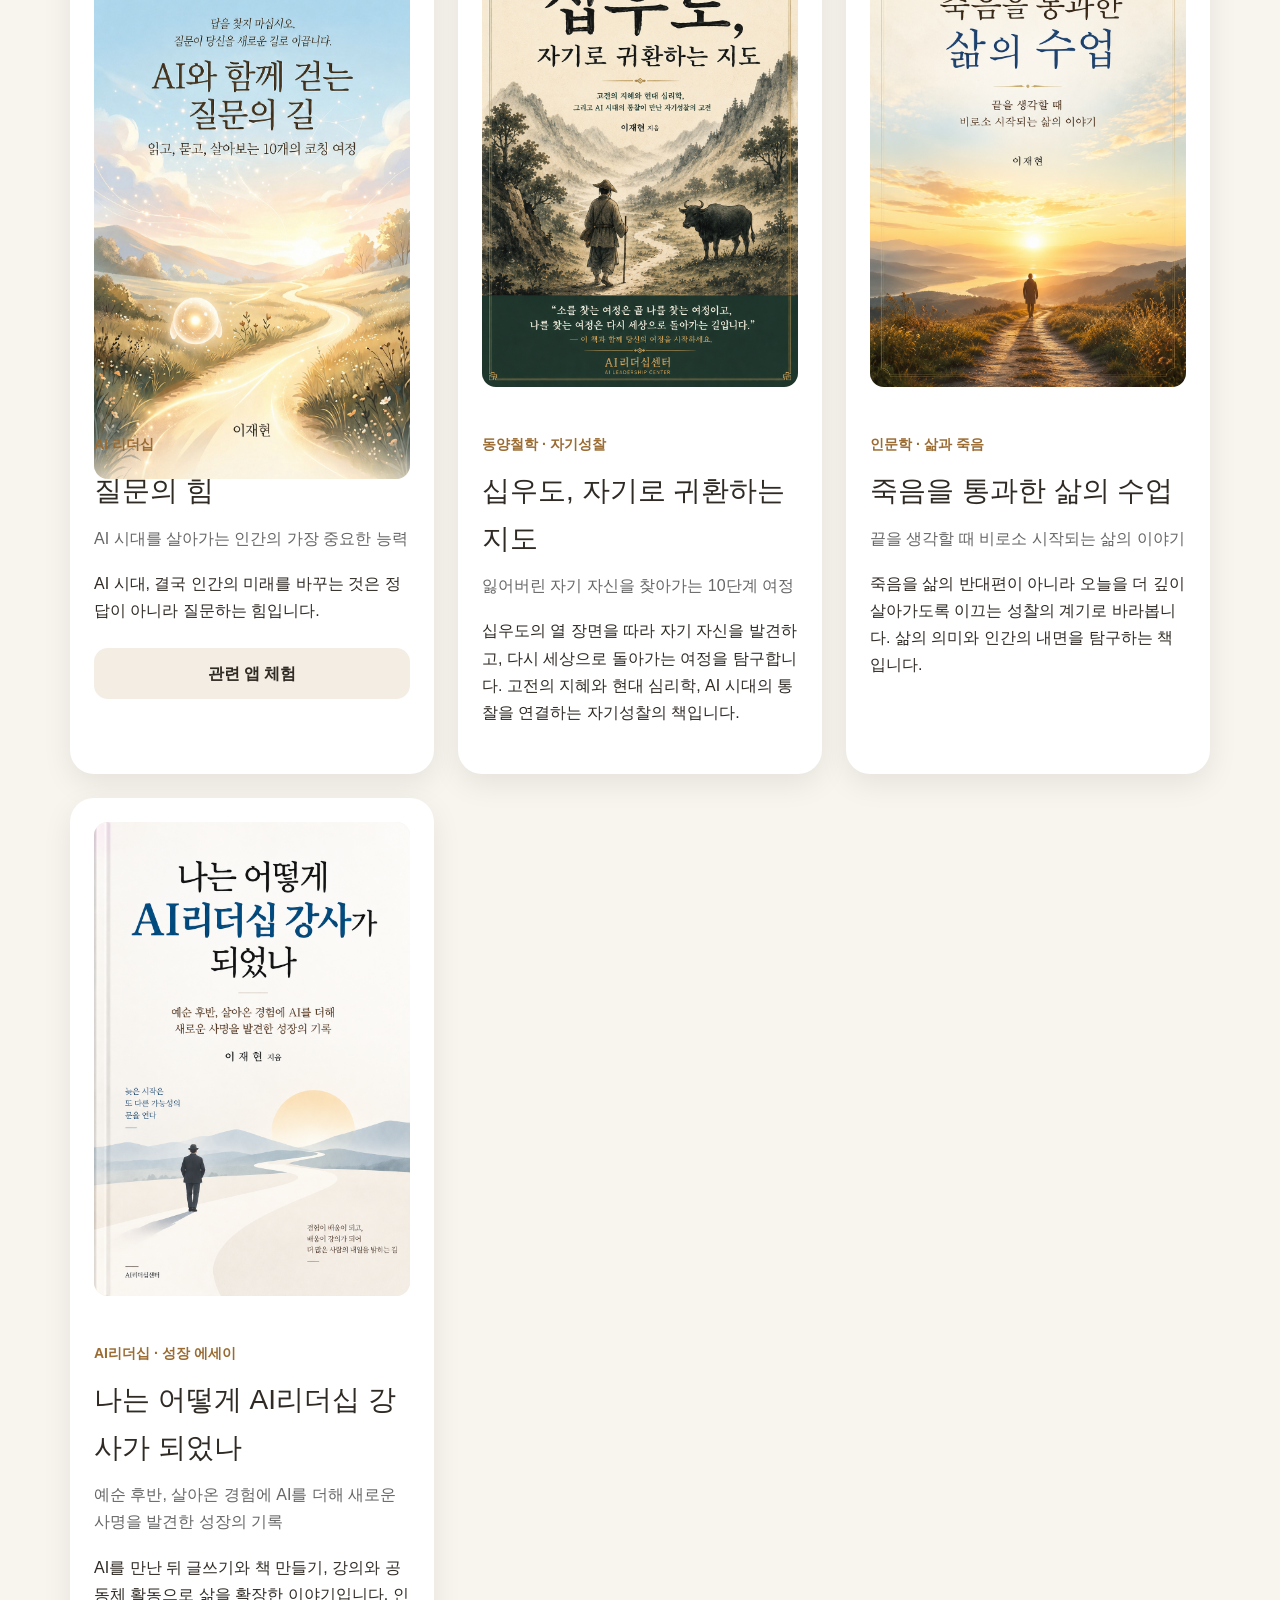
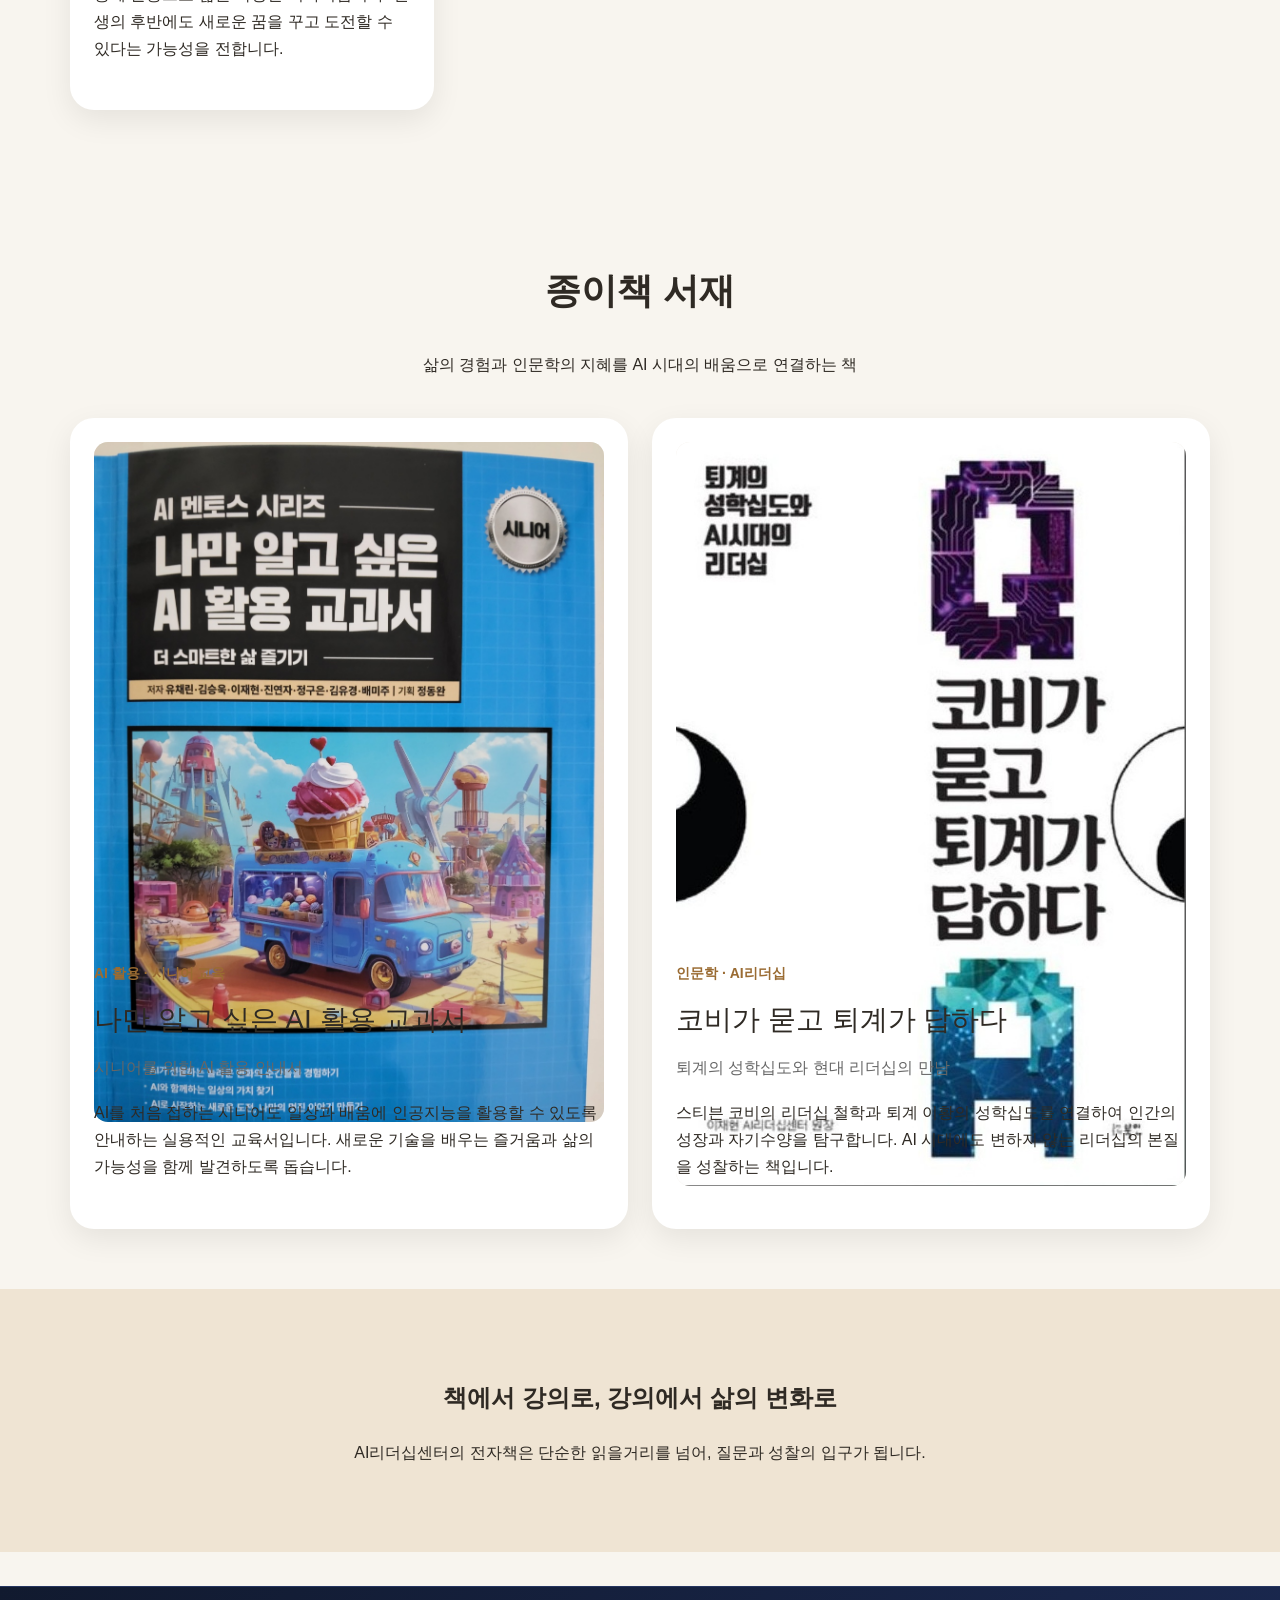
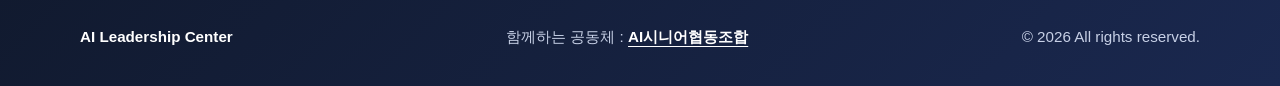
<file: ebooks.html>
<!DOCTYPE html>
<html lang="ko">
<head>
  <meta charset="UTF-8" />
  <meta name="viewport" content="width=device-width, initial-scale=1.0" />

  <title>저서 소개 | AI리더십센터</title>

  <meta
    name="description"
    content="AI리더십센터 전자책 서재 — 인문학과 AI가 만나는 배움의 책장"
  />

  <link rel="stylesheet" href="styles.css" />

  <style>
    body {
      background: #f8f5ef;
      color: #2f2a24;
      font-family: sans-serif;
      margin: 0;
    }

    .hero {
      text-align: center;
      padding: 50px 20px 20px;
    }

    .hero h1 {
      font-size: 52px;
      margin-bottom: 20px;
    }

    .hero p {
      font-size: 20px;
      line-height: 1.7;
      color: #5f574f;
      max-width: 760px;
      margin: 0 auto;
    }

    .hero-buttons {
      margin-top: 32px;
    }

    .btn {
      display: inline-block;
      padding: 14px 24px;
      border-radius: 999px;
      text-decoration: none;
      font-weight: bold;
      margin: 8px;
    }

    .btn-dark {
      background: #2f2a24;
      color: white;
    }

    .btn-light {
      background: white;
      color: #2f2a24;
      border: 1px solid #ddd;
    }

    .section {
      max-width: 1180px;
      margin: 0 auto;
      padding: 60px 20px;
    }

    .section-title {
      text-align: center;
      margin-bottom: 40px;
    }

    .section-title h2 {
      font-size: 36px;
    }

    .book-grid {
      display: grid;
      grid-template-columns: repeat(auto-fit, minmax(280px, 1fr));
      gap: 24px;
    }

    .book-card {
      background: white;
      border-radius: 24px;
      overflow: hidden;
      box-shadow: 0 10px 30px rgba(0,0,0,0.08);
      display: flex;
      flex-direction: column;
    }

    .book-cover-wrap {
  height: 520px;
  padding: 24px 24px 0;
  box-sizing: border-box;
  display: flex;
  align-items: flex-start;
  justify-content: center;
}

.magic-cover-wrap {
  overflow: hidden;
}

.book-cover {
  width: 100%;
  height: 100%;
  object-fit: contain;
  object-position: center;
  border-radius: 14px;
  display: block;
  background: #f3ede3;
}

.magic-cover {
  object-fit: contain;
  object-position: center;
  transform: none;
}
    

    .book-content {
      padding: 24px;
        flex: 1;
    }

    .book-category {
      color: #9a6b32;
      font-size: 14px;
      font-weight: bold;
    }

    .book-title {
      font-size: 28px;
      margin: 10px 0;
    }

    .book-subtitle {
      color: #666;
      margin-bottom: 18px;
    }

    .book-description {
      line-height: 1.7;
      margin-bottom: 24px;
    }

    .card-buttons a {
      display: block;
      text-align: center;
      padding: 12px;
      border-radius: 14px;
      margin-bottom: 10px;
      text-decoration: none;
      font-weight: bold;
    }

    .primary {
      background: #2f2a24;
      color: white;
    }

    .secondary {
      background: #f3ede3;
      color: #2f2a24;
    }

    .footer-cta {
      text-align: center;
      background: #efe4d3;
      padding: 70px 20px;
    }

    @media (max-width: 768px) {
      .hero h1 {
        font-size: 36px;
      }

      .hero p {
        font-size: 18px;
      }

}

      .book-cover {
        width: 100%;
        height: auto;
      }

  </style>
</head>

<body>

 
<header class="site-header">
  <div class="container">
    <h1 class="logo">AI Leadership Center</h1>

    <nav aria-label="주요 메뉴">
      <ul class="nav-links">
        <li><a href="index.html">Home</a></li>
        <li><a href="about.html">About</a></li>
        <li><a href="programs.html">Programs</a></li>
        <li><a href="ebooks.html" aria-current="page">서재</a></li>
        <li><a href="contact.html">Contact</a></li> </ul>
    </nav>
  </div>
</header>


  <section class="hero">
    <h1>AI리더십센터 저서 소개</h1>

    <p>
      AI 시대, 다시 나를 세우는 질문과 배움의 책장
    </p>

    
  </section>

  <section id="books" class="section">

    <div class="section-title">
      <h2>전자책 서재</h2>
    </div>

    <div class="book-grid">

  <div class="book-card">
    <div class="book-cover-wrap">
      <img
        src="images/hero-road.jpg"
        alt="영웅의 길 책표지"
        class="book-cover"
      />
    </div>

    <div class="book-content">
      <div class="book-category">인문 AI</div>
      <div class="book-title">영웅의 길</div>
      <div class="book-subtitle">AI 시대, 다시 나를 찾아가는 여정</div>

      <div class="book-description">
        익숙한 삶을 넘어 새로운 부름에 응답하는 사람들을 위한
        인문학적 자기성찰의 길잡이입니다.
      </div>

      <div class="card-buttons">
       <a href="hero-road.html" class="primary">
        책 소개 보기
       </a>
      </div>
    </div>
  </div>

  <div class="book-card">
  <div class="book-cover-wrap magic-cover-wrap">
    <img
      src="images/ai-magic-school.jpg"
      alt="AI 마법학교 책표지"
      class="book-cover magic-cover"
    />
  </div>

  <div class="book-content">
    <div class="book-category">자기성찰</div>
    <div class="book-title">AI 마법학교</div>
    <div class="book-subtitle">30일, 나에게 돌아가는 여정</div>

    <div class="book-description">
      하루 한 질문을 따라가며 자신을 다시 만나고,
      AI와 함께 내면의 언어를 회복하는 30일 여정입니다.
    </div>

    <div class="card-buttons">
      <a href="ai-magic-school.html" class="primary">책 소개 보기</a>
      <a
        href="https://hero.ailc.kr"
        target="_blank"
        class="secondary"
      >
        관련 앱 체험
      </a>
    </div>
  </div>
</div>

<div class="book-card">
  <div class="book-cover-wrap">
    <img
     src="./images/brand-70.jpg"
     alt="나이 70은 나의 브랜드 책표지"
     class="book-cover"
   />
  </div>

  <div class="book-content">
    <div class="book-category">에세이</div>

    <div class="book-title">
      나이 70은 나의 브랜드
    </div>

    <div class="book-subtitle">
      기록하는 삶을 살아가는 사람의 이야기
    </div>

    <div class="book-description">
      기록하고 질문하며 살아온 한 사람의 삶과 성찰.
      나이 듦을 쇠퇴가 아니라 브랜드로 다시 바라보는 이야기입니다.
    </div>

    
  </div>
</div>

<div class="book-card">
  <div class="book-cover-wrap">
    <img
  src="./images/power-of-question.jpg"
  alt="질문의 힘 책표지"
  class="book-cover"
  />
  </div>

  <div class="book-content">
    <div class="book-category">AI 리더십</div>

    <div class="book-title">
      질문의 힘
    </div>

    <div class="book-subtitle">
      AI 시대를 살아가는 인간의 가장 중요한 능력
    </div>

    <div class="book-description">
      AI 시대,
      결국 인간의 미래를 바꾸는 것은
      정답이 아니라 질문하는 힘입니다.
    </div>

    <div class="card-buttons">
      

      <a
      href="https://magic.ailc.kr"
      target="_blank"
      class="secondary"
      >
     관련 앱 체험
     </a>
    </div>
  </div>
</div>


<!-- STEP 18-5E-2 : NEW EBOOKS -->

<!-- 전자책 5 : 십우도 -->
<div class="book-card">
  <div class="book-cover-wrap">
    <img
      src="images/ten-oxherding.png"
      alt="십우도, 자기로 귀환하는 지도 표지"
      class="book-cover"
      loading="lazy"
    />
  </div>

  <div class="book-content">
    <div class="book-category">동양철학 · 자기성찰</div>
    <div class="book-title">
      십우도, 자기로 귀환하는 지도
    </div>
    <div class="book-subtitle">
      잃어버린 자기 자신을 찾아가는 10단계 여정
    </div>
    <div class="book-description">
      십우도의 열 장면을 따라 자기 자신을 발견하고,
      다시 세상으로 돌아가는 여정을 탐구합니다.
      고전의 지혜와 현대 심리학, AI 시대의 통찰을
      연결하는 자기성찰의 책입니다.
    </div>
  </div>
</div>

<!-- 전자책 6 : 죽음을 통과한 삶의 수업 -->
<div class="book-card">
  <div class="book-cover-wrap">
    <img
      src="images/lessons-through-death.png"
      alt="죽음을 통과한 삶의 수업 표지"
      class="book-cover"
      loading="lazy"
    />
  </div>

  <div class="book-content">
    <div class="book-category">인문학 · 삶과 죽음</div>
    <div class="book-title">
      죽음을 통과한 삶의 수업
    </div>
    <div class="book-subtitle">
      끝을 생각할 때 비로소 시작되는 삶의 이야기
    </div>
    <div class="book-description">
      죽음을 삶의 반대편이 아니라
      오늘을 더 깊이 살아가도록 이끄는
      성찰의 계기로 바라봅니다.
      삶의 의미와 인간의 내면을 탐구하는 책입니다.
    </div>
  </div>
</div>

<!-- 전자책 7 : 나는 어떻게 AI리더십 강사가 되었나 -->
<div class="book-card">
  <div class="book-cover-wrap">
    <img
      src="images/ai-leadership-instructor.png"
      alt="나는 어떻게 AI리더십 강사가 되었나 표지"
      class="book-cover"
      loading="lazy"
    />
  </div>

  <div class="book-content">
    <div class="book-category">AI리더십 · 성장 에세이</div>
    <div class="book-title">
      나는 어떻게 AI리더십 강사가 되었나
    </div>
    <div class="book-subtitle">
      예순 후반, 살아온 경험에 AI를 더해
      새로운 사명을 발견한 성장의 기록
    </div>
    <div class="book-description">
      AI를 만난 뒤 글쓰기와 책 만들기,
      강의와 공동체 활동으로 삶을 확장한 이야기입니다.
      인생의 후반에도 새로운 꿈을 꾸고
      도전할 수 있다는 가능성을 전합니다.
    </div>
  </div>
</div>
<!-- END NEW EBOOKS -->


</div>
  </section>


<!-- STEP 18-5E-3B : PRINTED BOOKS -->

<section id="printed-books" class="section">

  <div class="section-title">
    <h2>종이책 서재</h2>
    <p>
      삶의 경험과 인문학의 지혜를
      AI 시대의 배움으로 연결하는 책
    </p>
  </div>

  <div class="book-grid">

    <!-- 종이책 1 -->
    <div class="book-card">
      <div class="book-cover-wrap">
        <img
          src="images/senior-ai-textbook.jpg"
          alt="나만 알고 싶은 AI 활용 교과서 표지"
          class="book-cover"
          loading="lazy"
        />
      </div>

      <div class="book-content">
        <div class="book-category">
          AI 활용 · 시니어 교육
        </div>

        <div class="book-title">
          나만 알고 싶은 AI 활용 교과서
        </div>

        <div class="book-subtitle">
          시니어를 위한 AI 활용 안내서
        </div>

        <div class="book-description">
          AI를 처음 접하는 시니어도
          일상과 배움에 인공지능을 활용할 수 있도록
          안내하는 실용적인 교육서입니다.
          새로운 기술을 배우는 즐거움과
          삶의 가능성을 함께 발견하도록 돕습니다.
        </div>
      </div>
    </div>

    <!-- 종이책 2 -->
    <div class="book-card">
      <div class="book-cover-wrap">
        <img
          src="images/covey-toegye-leadership.jpg"
          alt="코비가 묻고 퇴계가 답하다 표지"
          class="book-cover"
          loading="lazy"
        />
      </div>

      <div class="book-content">
        <div class="book-category">
          인문학 · AI리더십
        </div>

        <div class="book-title">
          코비가 묻고 퇴계가 답하다
        </div>

        <div class="book-subtitle">
          퇴계의 성학십도와 현대 리더십의 만남
        </div>

        <div class="book-description">
          스티븐 코비의 리더십 철학과
          퇴계 이황의 성학십도를 연결하여
          인간의 성장과 자기수양을 탐구합니다.
          AI 시대에도 변하지 않는
          리더십의 본질을 성찰하는 책입니다.
        </div>
      </div>
    </div>

  </div>
</section>

<!-- END PRINTED BOOKS -->


  <section class="footer-cta">

    <h2>
      책에서 강의로,
      강의에서 삶의 변화로
    </h2>

    <p>
      AI리더십센터의 전자책은
      단순한 읽을거리를 넘어,
      질문과 성찰의 입구가 됩니다.
    </p>

  </section>


<footer class="site-footer">
  <div class="container footer-content">

    <p class="footer-brand">
      AI Leadership Center
    </p>

    <p class="footer-partner">
      함께하는 공동체 :
      <a
        href="https://aiseniors.kr"
        target="_blank"
        rel="noopener noreferrer">
        AI시니어협동조합
      </a>
    </p>

    <p>
      © <span id="year"></span>
      All rights reserved.
    </p>

  </div>
</footer>

<script src="script.js"></script>

</body>
</html>
</file>
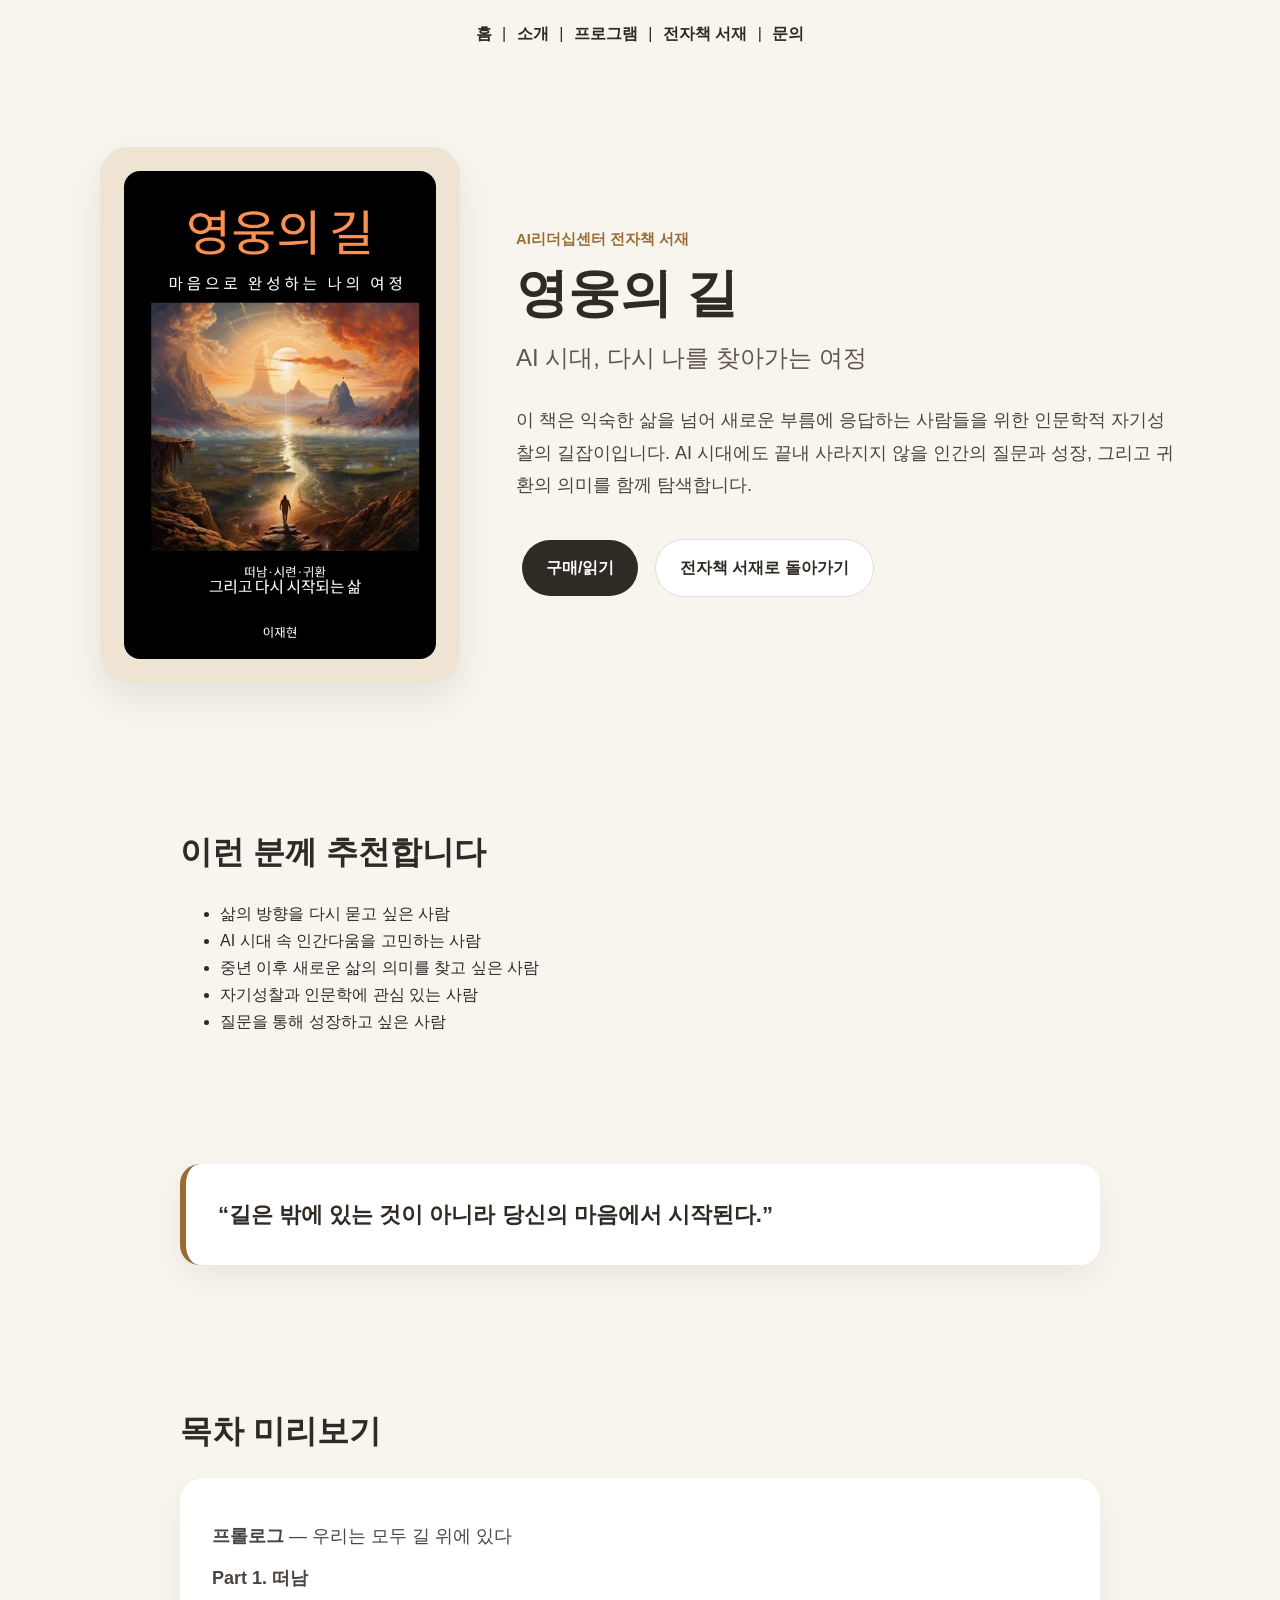
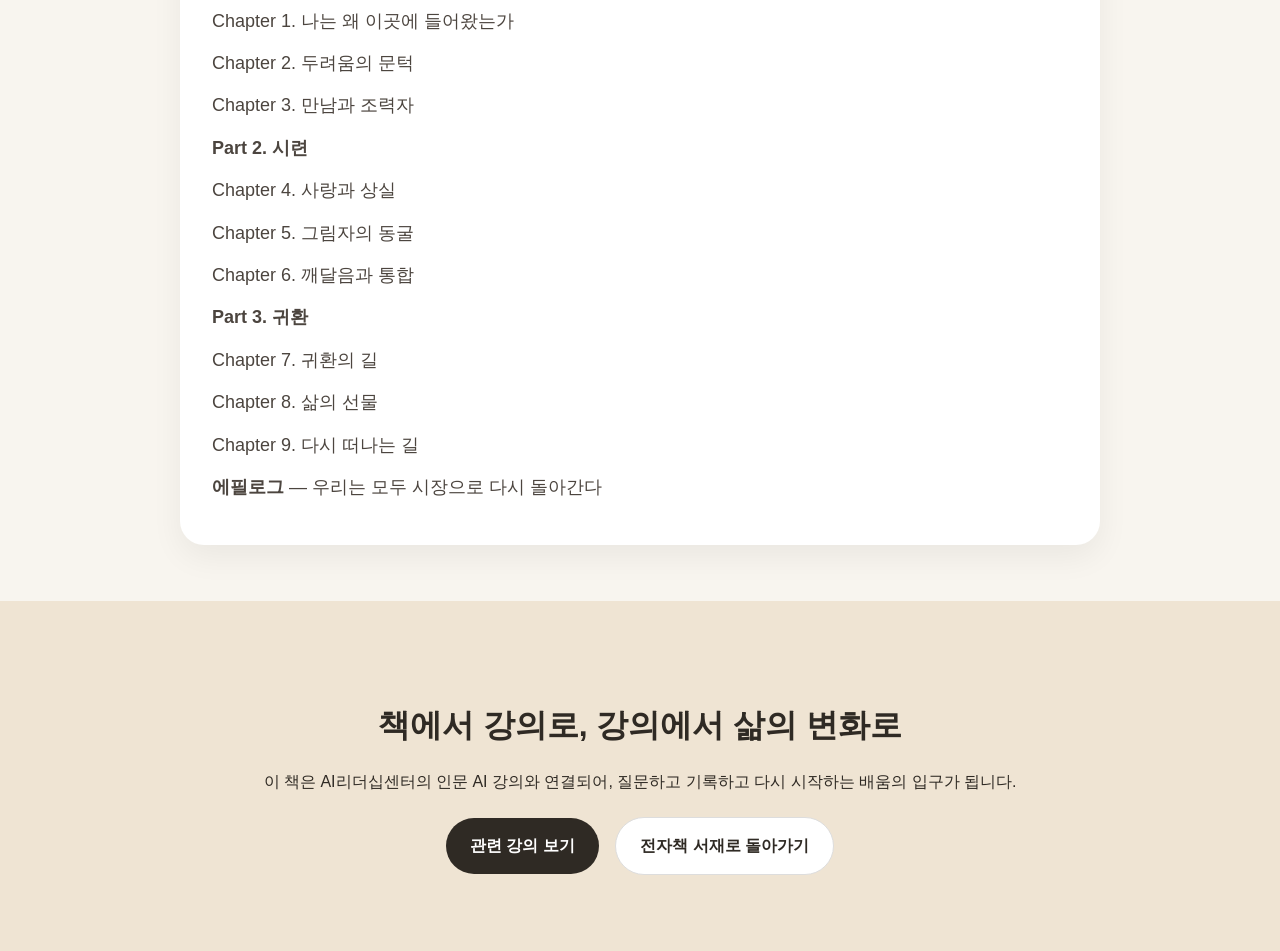
<file: hero-road.html>
<!DOCTYPE html>
<html lang="ko">
<head>
  <meta charset="UTF-8" />
  <meta name="viewport" content="width=device-width, initial-scale=1.0" />

  <title>영웅의 길 | AI리더십센터 전자책 서재</title>

  <meta
    name="description"
    content="영웅의 길 — AI 시대, 다시 나를 찾아가는 여정"
  />

  <link rel="stylesheet" href="styles.css" />

  <style>
    body {
      background: #f8f5ef;
      color: #2f2a24;
      font-family: sans-serif;
      margin: 0;
    }

    nav {
      padding: 20px;
      text-align: center;
    }

    nav a {
      color: #2f2a24;
      text-decoration: none;
      font-weight: 600;
      margin: 0 6px;
    }

    .detail-hero {
      max-width: 1120px;
      margin: 0 auto;
      padding: 80px 20px 60px;
      display: grid;
      grid-template-columns: 360px 1fr;
      gap: 56px;
      align-items: center;
    }

    .cover-box {
      background: #efe4d3;
      border-radius: 28px;
      padding: 24px;
      box-shadow: 0 16px 40px rgba(0,0,0,0.08);
    }

    .cover-box img {
      width: 100%;
      border-radius: 16px;
      display: block;
    }

    .eyebrow {
      color: #9a6b32;
      font-weight: 700;
      margin-bottom: 12px;
    }

    h1 {
      font-size: 52px;
      margin: 0 0 16px;
      line-height: 1.15;
    }

    .subtitle {
      font-size: 24px;
      color: #5f574f;
      margin-bottom: 28px;
      line-height: 1.5;
    }

    .intro {
      font-size: 18px;
      line-height: 1.8;
      color: #4c453f;
      margin-bottom: 32px;
    }

    .buttons a {
      display: inline-block;
      padding: 14px 24px;
      border-radius: 999px;
      text-decoration: none;
      font-weight: bold;
      margin: 6px;
    }

    .primary {
      background: #2f2a24;
      color: white;
    }

    .secondary {
      background: white;
      color: #2f2a24;
      border: 1px solid #ddd;
    }

    .section {
      max-width: 960px;
      margin: 0 auto;
      padding: 56px 20px;
    }

    .section h2 {
      font-size: 32px;
      margin-bottom: 20px;
    }

    .section p {
      font-size: 18px;
      line-height: 1.8;
      color: #4c453f;
    }

    .quote-box {
      background: white;
      border-left: 6px solid #9a6b32;
      padding: 32px;
      border-radius: 20px;
      box-shadow: 0 12px 32px rgba(0,0,0,0.06);
      font-size: 22px;
      line-height: 1.7;
      font-weight: 600;
    }

    .quote-section {
  max-width: 960px;
  margin: 0 auto;
  padding: 56px 20px;
}

.quote-section blockquote {
  background: white;
  border-left: 6px solid #9a6b32;
  padding: 32px;
  border-radius: 20px;
  box-shadow: 0 12px 32px rgba(0,0,0,0.06);
  font-size: 22px;
  line-height: 1.7;
  font-weight: 600;
  margin: 0;
}

    .keyword-grid {
      display: grid;
      grid-template-columns: repeat(auto-fit, minmax(140px, 1fr));
      gap: 14px;
      margin-top: 24px;
    }

    .keyword {
      background: white;
      border-radius: 999px;
      padding: 14px 18px;
      text-align: center;
      font-weight: 700;
      color: #6a4b25;
      border: 1px solid #eadfce;
    }

    .toc {
      background: white;
      border-radius: 24px;
      padding: 32px;
      box-shadow: 0 12px 32px rgba(0,0,0,0.06);
    }

    .toc p {
      margin: 10px 0;
    }

    .cta {
      text-align: center;
      background: #efe4d3;
      padding: 70px 20px;
    }

    .cta h2 {
      font-size: 32px;
      margin-bottom: 16px;
    }

    .back-link {
      display: inline-block;
      margin-top: 20px;
      color: #6a4b25;
      font-weight: bold;
      text-decoration: none;
    }

    @media (max-width: 768px) {
      .detail-hero {
        grid-template-columns: 1fr;
        padding-top: 40px;
      }

      h1 {
        font-size: 40px;
      }

      .subtitle {
        font-size: 20px;
      }
    }
  </style>
</head>

<body>

  <nav>
    <a href="index.html">홈</a> |
    <a href="about.html">소개</a> |
    <a href="programs.html">프로그램</a> |
    <a href="ebooks.html">전자책 서재</a> |
    <a href="contact.html">문의</a>
  </nav>

  <section class="detail-hero">
    <div class="cover-box">
      <img src="images/hero-road.jpg" alt="영웅의 길 책표지" />
    </div>

    <div>
      <div class="eyebrow">AI리더십센터 전자책 서재</div>
      <h1>영웅의 길</h1>
      <div class="subtitle">
        AI 시대, 다시 나를 찾아가는 여정
      </div>

      <div class="intro">
        이 책은 익숙한 삶을 넘어 새로운 부름에 응답하는 사람들을 위한
        인문학적 자기성찰의 길잡이입니다.  
        AI 시대에도 끝내 사라지지 않을 인간의 질문과 성장,
        그리고 귀환의 의미를 함께 탐색합니다.
      </div>

      <div class="buttons">
        <a href="#" class="primary">구매/읽기</a>
        <a href="ebooks.html" class="secondary">전자책 서재로 돌아가기</a>
      </div>
    </div>
  </section>

  <section class="section">
  <h2>이런 분께 추천합니다</h2>

  <ul class="reader-list">
    <li>삶의 방향을 다시 묻고 싶은 사람</li>
    <li>AI 시대 속 인간다움을 고민하는 사람</li>
    <li>중년 이후 새로운 삶의 의미를 찾고 싶은 사람</li>
    <li>자기성찰과 인문학에 관심 있는 사람</li>
    <li>질문을 통해 성장하고 싶은 사람</li>
  </ul>
</section>

  <section class="quote-section">
  <blockquote>
    “길은 밖에 있는 것이 아니라
    당신의 마음에서 시작된다.”
  </blockquote>
</section>

  <section class="section">
  <h2>목차 미리보기</h2>
  <div class="toc">
    <p><strong>프롤로그</strong> — 우리는 모두 길 위에 있다</p>

    <p><strong>Part 1. 떠남</strong></p>
    <p>Chapter 1. 나는 왜 이곳에 들어왔는가</p>
    <p>Chapter 2. 두려움의 문턱</p>
    <p>Chapter 3. 만남과 조력자</p>

    <p><strong>Part 2. 시련</strong></p>
    <p>Chapter 4. 사랑과 상실</p>
    <p>Chapter 5. 그림자의 동굴</p>
    <p>Chapter 6. 깨달음과 통합</p>

    <p><strong>Part 3. 귀환</strong></p>
    <p>Chapter 7. 귀환의 길</p>
    <p>Chapter 8. 삶의 선물</p>
    <p>Chapter 9. 다시 떠나는 길</p>

    <p><strong>에필로그</strong> — 우리는 모두 시장으로 다시 돌아간다</p>
  </div>
</section>

<section class="cta">
  <h2>책에서 강의로, 강의에서 삶의 변화로</h2>
  <p>
    이 책은 AI리더십센터의 인문 AI 강의와 연결되어,
    질문하고 기록하고 다시 시작하는 배움의 입구가 됩니다.
  </p>

  <div class="buttons">
    <a href="programs.html" class="primary">관련 강의 보기</a>
    <a href="ebooks.html" class="secondary">전자책 서재로 돌아가기</a>
  </div>
</section>

</body>
</html>
</file>
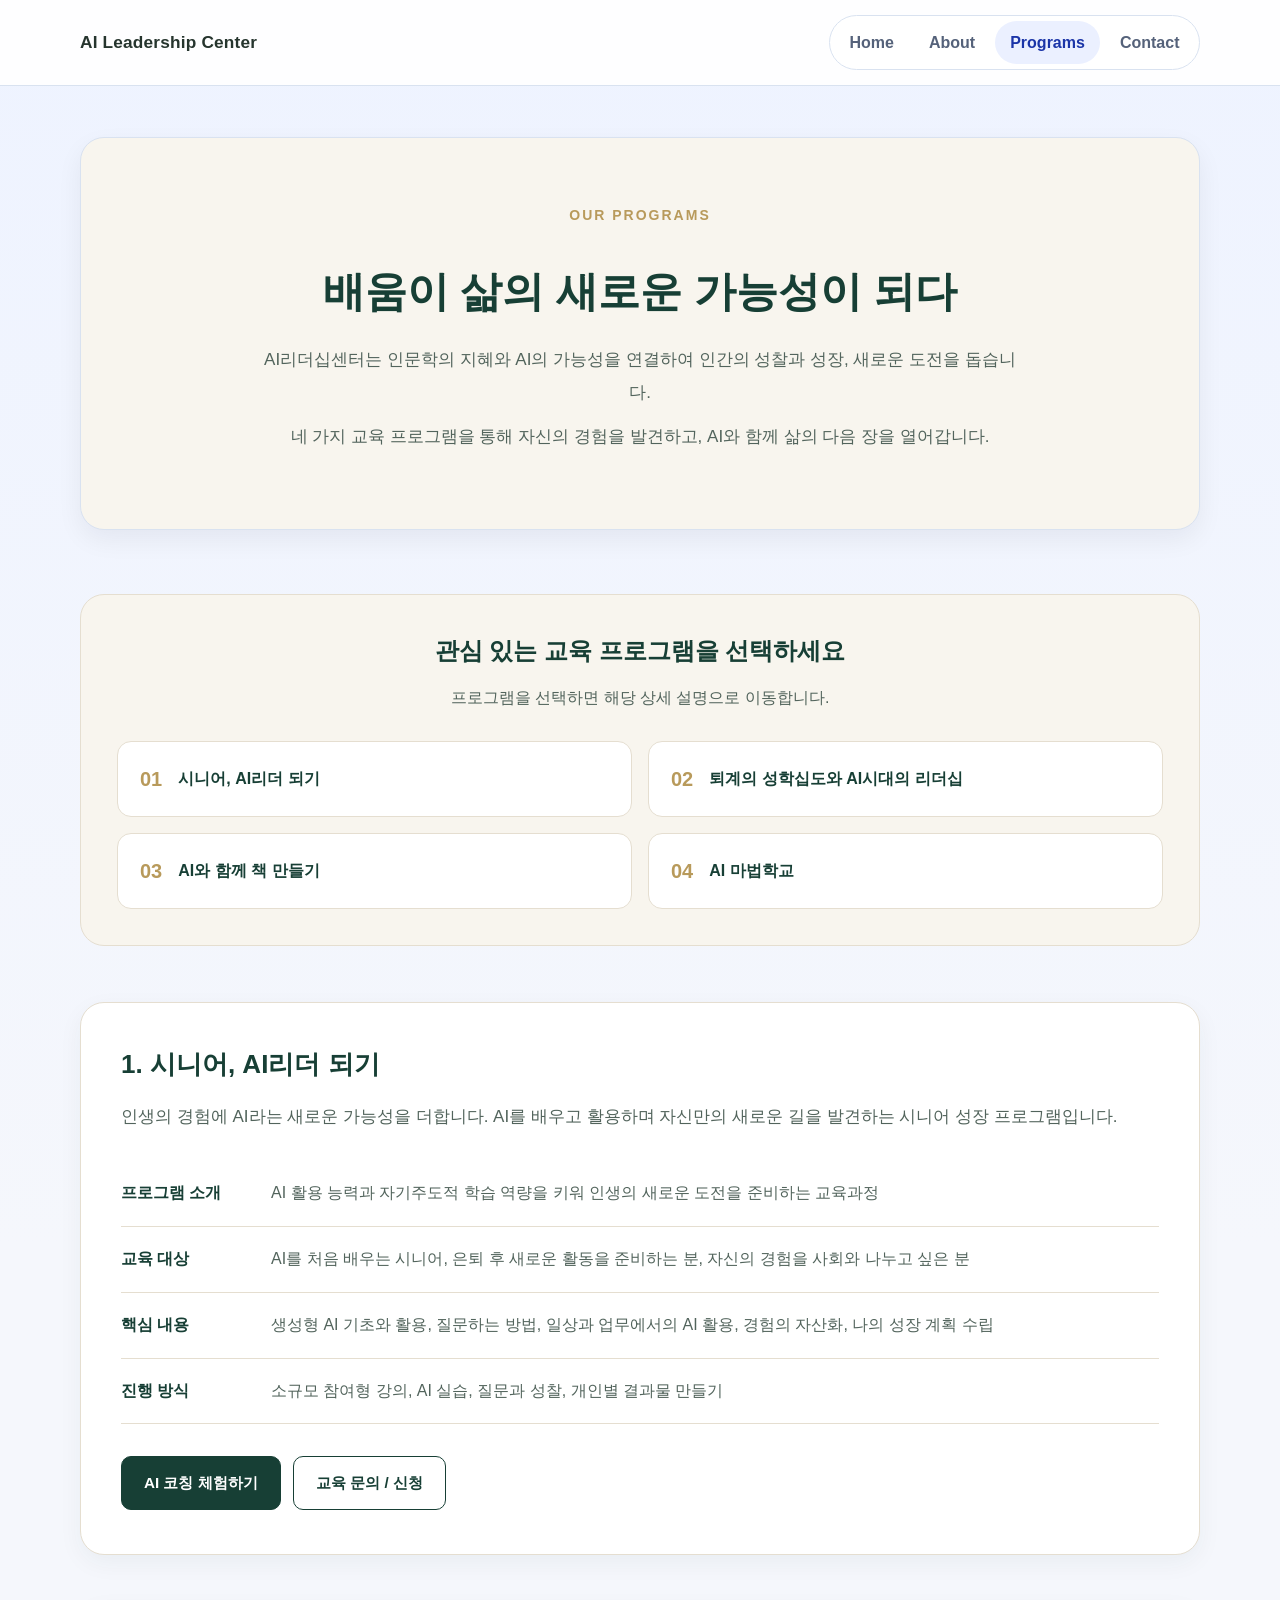
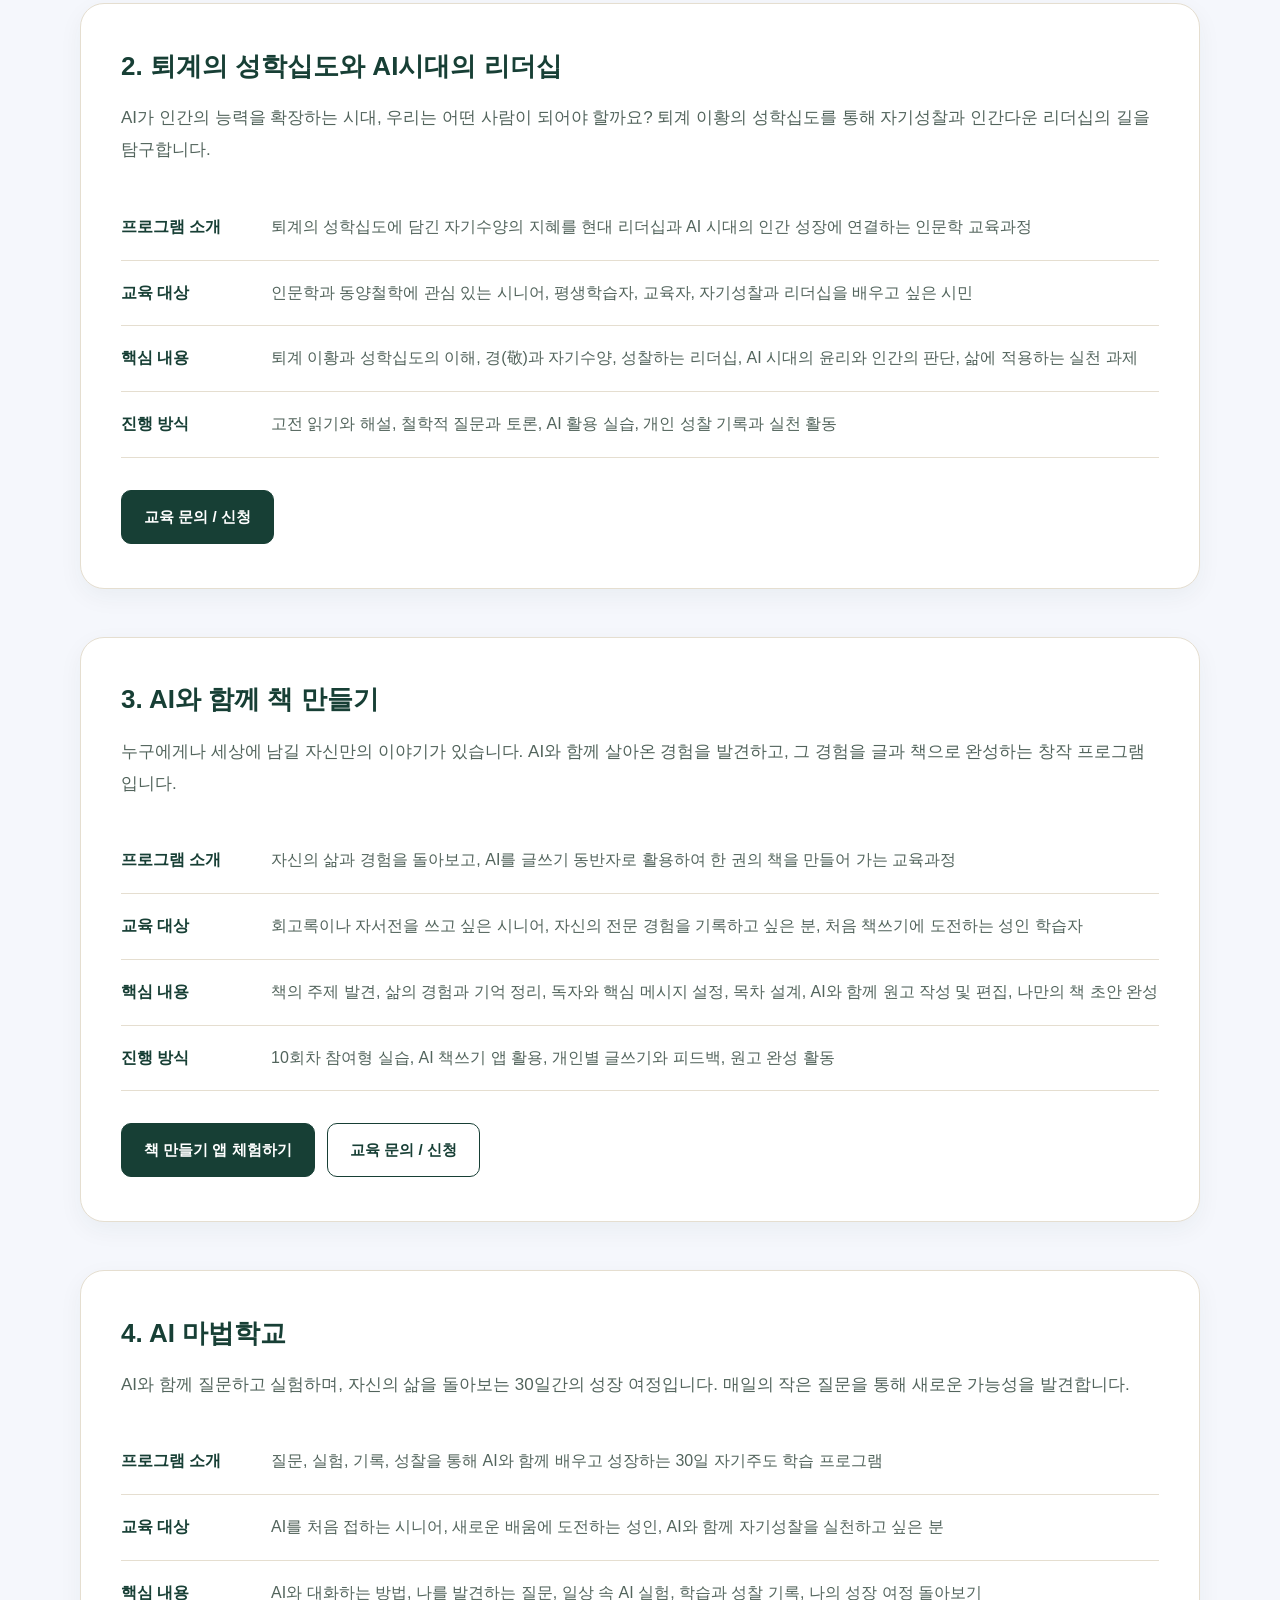
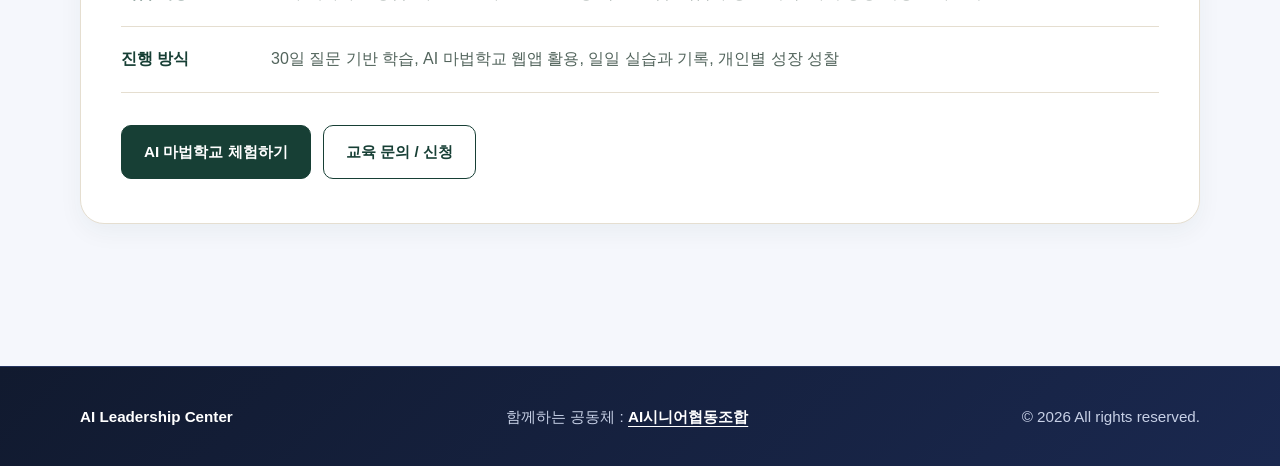
<file: programs.html>
<!DOCTYPE html>
<html lang="ko">
  <head>
    <meta charset="UTF-8" />
    <meta name="viewport" content="width=device-width, initial-scale=1.0" />
    <title>AI Leadership Center | Programs</title>
    <link rel="stylesheet" href="styles.css" />
  </head>
  <body data-page="programs">
    <header class="site-header">
      <div class="container">
        <h1 class="logo">AI Leadership Center</h1>
        <nav aria-label="주요 메뉴">
          <ul class="nav-links">
            <li><a href="index.html">Home</a></li>
            <li><a href="about.html">About</a></li>
            <li><a href="programs.html">Programs</a></li>
            <li><a href="contact.html">Contact</a></li>
          </ul>
        </nav>
      </div>
    </header>

    <main class="container page-content programs-page">
      
<section class="programs-hero">
  <p class="eyebrow">OUR PROGRAMS</p>
  <h2>배움이 삶의 새로운 가능성이 되다</h2>
  <p>
    AI리더십센터는 인문학의 지혜와 AI의 가능성을 연결하여
    인간의 성찰과 성장, 새로운 도전을 돕습니다.
  </p>
  <p>
    네 가지 교육 프로그램을 통해
    자신의 경험을 발견하고,
    AI와 함께 삶의 다음 장을 열어갑니다.
  </p>
</section>


<!-- V5.0 STEP 15-3 : 프로그램 바로가기 -->

<nav class="program-quick-nav" aria-label="교육 프로그램 바로가기">

  <h3>관심 있는 교육 프로그램을 선택하세요</h3>

  <p>
    프로그램을 선택하면 해당 상세 설명으로 이동합니다.
  </p>

  <div class="program-quick-grid">

    <a href="#senior-ai" class="program-quick-link">
      <span class="program-quick-number">01</span>
      <span>시니어, AI리더 되기</span>
    </a>

    <a href="#toegye-leadership" class="program-quick-link">
      <span class="program-quick-number">02</span>
      <span>퇴계의 성학십도와 AI시대의 리더십</span>
    </a>

    <a href="#ai-book" class="program-quick-link">
      <span class="program-quick-number">03</span>
      <span>AI와 함께 책 만들기</span>
    </a>

    <a href="#ai-magic" class="program-quick-link">
      <span class="program-quick-number">04</span>
      <span>AI 마법학교</span>
    </a>

  </div>

</nav>


      
<section id="senior-ai" class="program-detail-card">
  <h3>1. 시니어, AI리더 되기</h3>

  <p>
    인생의 경험에 AI라는 새로운 가능성을 더합니다.
    AI를 배우고 활용하며 자신만의 새로운 길을
    발견하는 시니어 성장 프로그램입니다.
  </p>

  <dl class="program-detail-grid">

    <dt>프로그램 소개</dt>
    <dd>
      AI 활용 능력과 자기주도적 학습 역량을 키워
      인생의 새로운 도전을 준비하는 교육과정
    </dd>

    <dt>교육 대상</dt>
    <dd>
      AI를 처음 배우는 시니어,
      은퇴 후 새로운 활동을 준비하는 분,
      자신의 경험을 사회와 나누고 싶은 분
    </dd>

    <dt>핵심 내용</dt>
    <dd>
      생성형 AI 기초와 활용,
      질문하는 방법,
      일상과 업무에서의 AI 활용,
      경험의 자산화,
      나의 성장 계획 수립
    </dd>

    <dt>진행 방식</dt>
    <dd>
      소규모 참여형 강의,
      AI 실습,
      질문과 성찰,
      개인별 결과물 만들기
    </dd>

  </dl>

  
<!-- 시니어 AI리더 앱 체험 -->
<a
  class="button"
  href="https://magic.ailc.kr"
  target="_blank"
  rel="noopener noreferrer">
  AI 코칭 체험하기
</a>

<!-- 교육 문의 -->
<a class="button secondary" href="contact.html">
  교육 문의 / 신청
</a>

</section>


<!-- Program 02 : 퇴계의 성학십도와 AI시대의 리더십 -->
<section id="toegye-leadership" class="program-detail-card">
  <h3>2. 퇴계의 성학십도와 AI시대의 리더십</h3>

  <p>
    AI가 인간의 능력을 확장하는 시대,
    우리는 어떤 사람이 되어야 할까요?
    퇴계 이황의 성학십도를 통해
    자기성찰과 인간다운 리더십의 길을 탐구합니다.
  </p>

  <dl class="program-detail-grid">
    <dt>프로그램 소개</dt>
    <dd>
      퇴계의 성학십도에 담긴 자기수양의 지혜를
      현대 리더십과 AI 시대의 인간 성장에 연결하는
      인문학 교육과정
    </dd>

    <dt>교육 대상</dt>
    <dd>
      인문학과 동양철학에 관심 있는 시니어,
      평생학습자, 교육자,
      자기성찰과 리더십을 배우고 싶은 시민
    </dd>

    <dt>핵심 내용</dt>
    <dd>
      퇴계 이황과 성학십도의 이해,
      경(敬)과 자기수양,
      성찰하는 리더십,
      AI 시대의 윤리와 인간의 판단,
      삶에 적용하는 실천 과제
    </dd>

    <dt>진행 방식</dt>
    <dd>
      고전 읽기와 해설,
      철학적 질문과 토론,
      AI 활용 실습,
      개인 성찰 기록과 실천 활동
    </dd>
  </dl>

  <a class="button" href="contact.html">
    교육 문의 / 신청
  </a>
</section>

 

<section id="ai-book" class="program-detail-card">
  <h3>3. AI와 함께 책 만들기</h3>

  <p>
    누구에게나 세상에 남길 자신만의 이야기가 있습니다.
    AI와 함께 살아온 경험을 발견하고,
    그 경험을 글과 책으로 완성하는 창작 프로그램입니다.
  </p>

  <dl class="program-detail-grid">

    <dt>프로그램 소개</dt>
    <dd>
      자신의 삶과 경험을 돌아보고,
      AI를 글쓰기 동반자로 활용하여
      한 권의 책을 만들어 가는 교육과정
    </dd>

    <dt>교육 대상</dt>
    <dd>
      회고록이나 자서전을 쓰고 싶은 시니어,
      자신의 전문 경험을 기록하고 싶은 분,
      처음 책쓰기에 도전하는 성인 학습자
    </dd>

    <dt>핵심 내용</dt>
    <dd>
      책의 주제 발견,
      삶의 경험과 기억 정리,
      독자와 핵심 메시지 설정,
      목차 설계,
      AI와 함께 원고 작성 및 편집,
      나만의 책 초안 완성
    </dd>

    <dt>진행 방식</dt>
    <dd>
      10회차 참여형 실습,
      AI 책쓰기 앱 활용,
      개인별 글쓰기와 피드백,
      원고 완성 활동
    </dd>

  </dl>

  
<!-- AI와 함께 책 만들기 앱 체험 -->
<a
  class="button"
  href="https://book.ailc.kr"
  target="_blank"
  rel="noopener noreferrer">
  책 만들기 앱 체험하기
</a>

<!-- 교육 문의 -->
<a class="button secondary" href="contact.html">
  교육 문의 / 신청
</a>

</section>

<section id="ai-magic" class="program-detail-card">
  <h3>4. AI 마법학교</h3>

  <p>
    AI와 함께 질문하고 실험하며,
    자신의 삶을 돌아보는 30일간의 성장 여정입니다.
    매일의 작은 질문을 통해 새로운 가능성을 발견합니다.
  </p>

  <dl class="program-detail-grid">

    <dt>프로그램 소개</dt>
    <dd>
      질문, 실험, 기록, 성찰을 통해
      AI와 함께 배우고 성장하는
      30일 자기주도 학습 프로그램
    </dd>

    <dt>교육 대상</dt>
    <dd>
      AI를 처음 접하는 시니어,
      새로운 배움에 도전하는 성인,
      AI와 함께 자기성찰을 실천하고 싶은 분
    </dd>

    <dt>핵심 내용</dt>
    <dd>
      AI와 대화하는 방법,
      나를 발견하는 질문,
      일상 속 AI 실험,
      학습과 성찰 기록,
      나의 성장 여정 돌아보기
    </dd>

    <dt>진행 방식</dt>
    <dd>
      30일 질문 기반 학습,
      AI 마법학교 웹앱 활용,
      일일 실습과 기록,
      개인별 성장 성찰
    </dd>

  </dl>

  <a class="button"
     href="https://hero.ailc.kr"
     target="_blank"
     rel="noopener noreferrer">
    AI 마법학교 체험하기
  </a>

  <a class="button secondary" href="contact.html">
    교육 문의 / 신청
  </a>
</section>


    </main>

    
<footer class="site-footer">
  <div class="container footer-content">

    <p class="footer-brand">
      AI Leadership Center
    </p>

    <p class="footer-partner">
      함께하는 공동체 :
      <a
        href="https://aiseniors.kr"
        target="_blank"
        rel="noopener noreferrer">
        AI시니어협동조합
      </a>
    </p>

    <p>
      © <span id="year"></span>
      All rights reserved.
    </p>

  </div>
</footer>


    <script src="script.js"></script>
  </body>
</html>
</file>
<file: styles.css>
:root {
  --bg: #f5f7fc;
  --surface: #ffffff;
  --surface-soft: #f8faff;
  --text: #0f172a;
  --muted: #55627a;
  --primary: #2346d8;
  --primary-dark: #1b35a8;
  --line: #d9e2f0;
  --radius: 14px;
  --shadow: 0 10px 26px rgba(15, 23, 42, 0.06);
}

* {
  box-sizing: border-box;
}

html,
body {
  overflow-x: hidden;
}

body {
  margin: 0;
  font-family: "Pretendard", "Noto Sans KR", -apple-system, BlinkMacSystemFont,
    "Segoe UI", sans-serif;
  color: var(--text);
  background: linear-gradient(180deg, #eef3ff 0%, var(--bg) 34%);
  line-height: 1.7;
}

img,
video,
iframe {
  max-width: 100%;
}

.container {
  width: min(1120px, 92%);
  margin: 0 auto;
}

.site-header {
  position: sticky;
  top: 0;
  z-index: 20;
  background: rgba(255, 255, 255, 0.9);
  backdrop-filter: blur(10px);
  border-bottom: 1px solid var(--line);
}

.site-header .container {
  display: flex;
  align-items: center;
  justify-content: space-between;
  gap: 1rem;
  padding: 0.95rem 0;
}

.logo {
  margin: 0;
  font-size: 1.08rem;
  font-weight: 800;
  letter-spacing: 0.01em;
}

.nav-links {
  list-style: none;
  display: flex;
  flex-wrap: wrap;
  gap: 0.35rem;
  margin: 0;
  padding: 0.3rem;
  border: 1px solid var(--line);
  border-radius: 999px;
  background: var(--surface);
}

.nav-links a {
  display: inline-block;
  text-decoration: none;
  color: var(--muted);
  font-weight: 600;
  border-radius: 999px;
  padding: 0.5rem 0.92rem;
}

.nav-links a.active,
.nav-links a:hover {
  background: #ebf0ff;
  color: var(--primary-dark);
}

.hero {
  padding: 5.4rem 0 3.6rem;
}

.hero-layout {
  display: grid;
  grid-template-columns: 1.1fr 0.9fr;
  gap: 1.2rem;
  align-items: center;
}

.eyebrow {
  margin: 0 0 0.45rem;
  color: var(--primary);
  font-weight: 700;
  font-size: 0.92rem;
}

.hero-content h2 {
  margin: 0;
  font-size: clamp(2rem, 4.8vw, 3.3rem);
  line-height: 1.17;
  letter-spacing: -0.01em;
}

.hero-content p {
  margin-top: 0.95rem;
  color: #334155;
  font-size: 1.05rem;
}

.hero-image {
  min-height: 340px;
  border-radius: var(--radius);
  background:
    linear-gradient(140deg, rgba(18, 35, 117, 0.45), rgba(35, 70, 216, 0.35)),
    url("https://images.unsplash.com/photo-1516321318423-f06f85e504b3?auto=format&fit=crop&w=1200&q=80")
      center / cover no-repeat;
  box-shadow: var(--shadow);
}

.hero-actions,
.cta-actions {
  display: flex;
  flex-wrap: wrap;
  gap: 0.7rem;
  margin-top: 1.35rem;
}

.button {
  display: inline-flex;
  align-items: center;
  justify-content: center;
  min-height: 44px;
  text-decoration: none;
  border: 0;
  cursor: pointer;
  background: var(--primary);
  color: #fff;
  font-weight: 700;
  font-size: 0.95rem;
  border-radius: 10px;
  padding: 0.75rem 1.08rem;
}

.button:hover {
  background: var(--primary-dark);
}

.button.secondary {
  background: #fff;
  color: var(--primary-dark);
  border: 1px solid #cad6ff;
}

.section {
  padding: 2.5rem 0;
}

.section-alt,
.vision-reflection {
  background: linear-gradient(180deg, #eef2fb, #e9eef9);
  border-top: 1px solid var(--line);
  border-bottom: 1px solid var(--line);
}

.section-heading h3 {
  margin: 0;
  font-size: clamp(1.45rem, 2.6vw, 1.95rem);
}

.page-content {
  padding: 3.2rem 0 4.8rem;
}

.card,
.program-card,
.faculty-card,
.flow-card,
.about-hero,
.about-block,
.programs-hero,
.program-detail-card,
.contact-hero,
.contact-info-panel,
.contact-card,
.vision-panel {
  background: var(--surface);
  border: 1px solid var(--line);
  border-radius: var(--radius);
  box-shadow: var(--shadow);
}

.program-grid,
.faculty-grid,
.mission-grid,
.about-grid,
.contact-grid {
  margin-top: 1.1rem;
  display: grid;
  grid-template-columns: repeat(auto-fit, minmax(220px, 1fr));
  gap: 0.9rem;
}

.program-card,
.faculty-card,
.about-card,
.audience-item,
.flow-card,
.about-hero,
.about-block,
.programs-hero,
.program-detail-card,
.contact-hero,
.contact-info-panel,
.contact-card,
.vision-panel {
  padding: 1.2rem;
}

.program-card,
.faculty-card {
  display: flex;
  flex-direction: column;
}

.program-card h4,
.faculty-card h4,
.flow-card h4,
.about-block h3,
.program-detail-card h3,
.contact-card h3 {
  margin: 0.22rem 0 0;
}

.program-card p,
.faculty-card p,
.flow-card p,
.about-hero p,
.about-block p,
.programs-hero p,
.contact-hero p,
.contact-card p,
.contact-note,
.program-detail-grid dd,
.vision-panel p {
  margin: 0.62rem 0 0;
  color: #475467;
}

.tag {
  display: inline-block;
  width: fit-content;
  font-size: 0.76rem;
  font-weight: 700;
  color: var(--primary-dark);
  background: #e9efff;
  padding: 0.24rem 0.54rem;
  border-radius: 999px;
}

.avatar {
  width: 42px;
  height: 42px;
  border-radius: 50%;
  display: grid;
  place-items: center;
  color: #fff;
  font-weight: 700;
  background: linear-gradient(135deg, #2d4dea, #6078f8);
}

.meta {
  font-size: 0.92rem;
  color: var(--primary-dark);
  font-weight: 600;
}

.card-link {
  margin-top: 0.9rem;
  width: fit-content;
  text-decoration: none;
  font-weight: 700;
  color: var(--primary-dark);
  border: 1px solid #cad6ff;
  background: #edf2ff;
  border-radius: 9px;
  padding: 0.5rem 0.8rem;
}

.card-link:hover {
  background: #e2eaff;
}

.audience-grid,
.method-grid {
  margin-top: 1.1rem;
  display: grid;
  grid-template-columns: repeat(auto-fit, minmax(210px, 1fr));
  gap: 0.8rem;
}

.audience-item,
.about-card {
  background: var(--surface-soft);
  border: 1px solid #dbe3f4;
  border-radius: 12px;
  font-weight: 600;
  color: #24324d;
}

.study-flow {
  margin-top: 1.1rem;
  display: grid;
  grid-template-columns: repeat(4, minmax(0, 1fr));
  gap: 0.85rem;
}

.flow-card {
  position: relative;
}

.flow-card:not(:last-child)::after {
  content: "→";
  position: absolute;
  right: -0.6rem;
  top: 50%;
  transform: translateY(-50%);
  color: #9aa7c2;
  font-weight: 700;
}

.flow-step {
  margin: 0;
  font-size: 0.76rem;
  font-weight: 700;
  color: var(--primary-dark);
}

.quiet-panel {
  max-width: 760px;
  background: linear-gradient(180deg, #fff, #f8faff);
}

.quiet-panel p {
  margin: 0;
  font-size: 1.02rem;
  line-height: 1.84;
  color: #334155;
}

.quiet-panel .divider-space {
  margin-top: 0.85rem;
}

.cta-strip {
  background: linear-gradient(135deg, #1c2f7f, #2742d8);
  color: #fff;
  border-radius: var(--radius);
  padding: 1.35rem;
  display: flex;
  justify-content: space-between;
  align-items: center;
  gap: 1rem;
}

.cta-strip .eyebrow {
  color: #c8d4ff;
}

.cta-strip h3 {
  margin: 0;
  font-size: clamp(1.25rem, 2.2vw, 1.6rem);
}

.cta-strip .button {
  background: #fff;
  color: var(--primary-dark);
  box-shadow: none;
}

.cta-strip .button.secondary {
  color: #fff;
  background: transparent;
  border: 1px solid rgba(255, 255, 255, 0.58);
}

.cta-strip .button.secondary:hover {
  background: rgba(255, 255, 255, 0.12);
}

.about-page,
.programs-page,
.contact-page {
  display: grid;
  gap: 1rem;
}

.about-list,
.contact-list {
  margin: 0.8rem 0 0;
  padding-left: 1.1rem;
}

.about-list li + li,
.contact-list li + li {
  margin-top: 0.42rem;
}

.program-detail-grid {
  margin: 0.9rem 0 1.05rem;
  display: grid;
  grid-template-columns: 140px 1fr;
  gap: 0.52rem 1rem;
}

.program-detail-grid dt {
  color: #24324d;
  font-weight: 700;
}

.program-detail-grid dd {
  margin: 0;
}

.contact-note {
  font-size: 0.95rem;
}

.site-footer {
  margin-top: 2.1rem;
  background: linear-gradient(135deg, #111a2f, #1a284f);
  color: #c7d0e6;
  border-top: 1px solid #25355f;
}

.footer-content {
  display: flex;
  justify-content: space-between;
  align-items: center;
  gap: 1rem;
  padding: 1.35rem 0;
  font-size: 0.95rem;
}

.footer-brand {
  margin: 0;
  color: #fff;
  font-weight: 700;
}

@media (max-width: 1020px) {
  .hero-layout {
    grid-template-columns: 1fr;
  }

  .hero-image {
    min-height: 280px;
  }

  .study-flow {
    grid-template-columns: repeat(2, minmax(0, 1fr));
  }

  .flow-card:not(:last-child)::after {
    content: "";
  }
}

@media (max-width: 760px) {
  .site-header .container,
  .footer-content,
  .cta-strip {
    flex-direction: column;
    align-items: flex-start;
  }

  .nav-links {
    width: 100%;
    border-radius: 12px;
    display: grid;
    grid-template-columns: repeat(2, minmax(0, 1fr));
    gap: 0.35rem;
  }

  .nav-links a {
    text-align: center;
    padding: 0.6rem 0.8rem;
  }

  .hero {
    padding: 4.4rem 0 3rem;
  }

  .hero-content h2 {
    font-size: clamp(1.65rem, 8vw, 2.15rem);
    line-height: 1.25;
  }

  .hero-content p {
    font-size: 1rem;
  }

  .hero-actions,
  .cta-actions {
    width: 100%;
  }

  .hero-actions .button,
  .cta-actions .button {
    flex: 1 1 100%;
    width: 100%;
  }

  .program-grid,
  .faculty-grid,
  .mission-grid,
  .about-grid,
  .contact-grid,
  .audience-grid,
  .method-grid,
  .study-flow {
    grid-template-columns: 1fr;
  }

  .program-detail-grid {
    grid-template-columns: 1fr;
    gap: 0.22rem;
  }

  .program-detail-grid dd {
    margin-bottom: 0.45rem;
  }

  .magic-card {
  margin-top: -24px;
 }
}


/* ======================================
   AI리더십센터 홈페이지 V5.0
   STEP 12-1 : 기본 색상 적용
   ====================================== */

:root {
  --v5-cream: #F8F5EE;
  --v5-green: #173F35;
  --v5-gold: #B89A5B;
  --v5-text: #26352E;
}

body {
  background-color: var(--v5-cream);
  color: var(--v5-text);
}


/* ======================================
   V5.0 STEP 12-2C
   Hero 영역 디자인
   ====================================== */

#hero {
  background: #F8F5EE;
}

#hero .eyebrow {
  color: #B89A5B;
}

#hero h2 {
  color: #173F35;
}

#hero .hero-content > p {
  color: #394B43;
}

#hero .hero-actions .button {
  background: #173F35;
  color: #FFFFFF;
  border-color: #173F35;
}

#hero .hero-actions .button:hover {
  background: #245B4D;
  border-color: #245B4D;
}


/* ======================================
   V5.0 STEP 12-2D
   Hero 설명 문구 디자인
   ====================================== */

#hero .hero-subtext {
  margin-top: 12px;
  color: #52665C;
  font-size: 17px;
  line-height: 1.8;
}

#hero .hero-content h2 {
  line-height: 1.25;
  letter-spacing: -0.03em;
}


/* ======================================
   V5.0 STEP 12-2F
   실제 교육 현장 사진 적용
   ====================================== */

#hero .hero-image {
  background-image: url("images/hero-classroom.jpg");
  background-size: cover;
  background-position: center;
  background-repeat: no-repeat;
}


/* ======================================
   V5.0 STEP 12-2H
   교육 현장 사진 비율 조정
   ====================================== */


/* V5.0 Hero 사진 비율 최종 조정 */

#hero .hero-image {
  background-size: cover;
  background-position: center;
  aspect-ratio: 16 / 9;
  height: auto;
  min-height: 0;
}


/* ======================================
   V5.0 STEP 13-2
   미션 영역 디자인
   ====================================== */

#mission .eyebrow {
  color: #B89A5B;
}

#mission .section-heading h3 {
  color: #173F35;
}

#mission .section-heading > p:not(.eyebrow) {
  color: #52665C;
  line-height: 1.8;
}

#mission .mission-grid .program-card {
  background: #FFFFFF;
  border: 1px solid #E5DED0;
  border-radius: 16px;
  padding: 28px;
  box-shadow: 0 4px 16px rgba(23, 63, 53, 0.05);
}

#mission .mission-grid .program-card h4 {
  color: #173F35;
}

#mission .mission-grid .program-card p {
  color: #52665C;
  line-height: 1.8;
}


/* ======================================
   V5.0 STEP 14-2
   핵심 교육 프로그램 디자인
   ====================================== */

#programs .program-grid {
  display: grid;
  grid-template-columns: repeat(2, minmax(0, 1fr));
  gap: 24px;
}

#programs .eyebrow {
  color: #B89A5B;
}

#programs .section-heading h3 {
  color: #173F35;
}

#programs .section-heading > p:not(.eyebrow) {
  color: #52665C;
  line-height: 1.8;
}

#programs .program-card {
  background: #FFFFFF;
  border: 1px solid #E5DED0;
  border-radius: 16px;
  padding: 28px;
  min-width: 0;
  box-shadow: 0 4px 16px rgba(23, 63, 53, 0.05);
}

#programs .program-card .tag {
  background: #F8F5EE;
  color: #B89A5B;
}

#programs .program-card h4 {
  color: #173F35;
  line-height: 1.5;
}

#programs .program-card p {
  color: #52665C;
  line-height: 1.8;
}

#programs .program-card .card-link {
  color: #173F35;
  border-color: #B89A5B;
}

@media (max-width: 760px) {
  #programs .program-grid {
    grid-template-columns: 1fr;
  }
}


/* ======================================
   V5.0 - Programs Page Design
   STEP 15-1 : Page Header
====================================== */

.programs-page .programs-hero {
  background: #F8F5EE;
  border-radius: 24px;
  padding: 64px 40px;
  margin-bottom: 48px;
  text-align: center;
}

.programs-page .programs-hero .eyebrow {
  color: #B89A5B;
  font-size: 14px;
  font-weight: 700;
  letter-spacing: 2px;
  margin-bottom: 16px;
}

.programs-page .programs-hero h2 {
  color: #173F35;
  font-size: clamp(28px, 4vw, 42px);
  line-height: 1.35;
  margin-bottom: 24px;
}

.programs-page .programs-hero p {
  color: #52645C;
  font-size: 17px;
  line-height: 1.9;
  max-width: 760px;
  margin: 0 auto 12px;
}

@media (max-width: 768px) {
  .programs-page .programs-hero {
    padding: 40px 20px;
  }

  .programs-page .programs-hero p {
    font-size: 15px;
  }
}


/* ======================================
   V5.0 - Programs Detail Cards
   STEP 15-2
====================================== */

.programs-page .program-detail-card {
  background: #FFFFFF;
  border: 1px solid #E5DED0;
  border-radius: 24px;
  padding: 40px;
  margin-bottom: 32px;
  box-shadow: 0 8px 24px rgba(23, 63, 53, 0.05);
  scroll-margin-top: 100px;
}

.programs-page .program-detail-card h3 {
  color: #173F35;
  font-size: 26px;
  line-height: 1.4;
  margin-bottom: 18px;
}

.programs-page .program-detail-card > p {
  color: #52645C;
  font-size: 17px;
  line-height: 1.9;
  margin-bottom: 28px;
}

.programs-page .program-detail-grid {
  display: grid;
  grid-template-columns: 150px minmax(0, 1fr);
  gap: 0;
  margin: 0 0 28px;
}

.programs-page .program-detail-grid dt,
.programs-page .program-detail-grid dd {
  padding: 18px 0;
  border-bottom: 1px solid #E5DED0;
  line-height: 1.8;
}

.programs-page .program-detail-grid dt {
  color: #173F35;
  font-weight: 700;
}

.programs-page .program-detail-grid dd {
  color: #52645C;
  margin: 0;
}

.programs-page .program-detail-card .button {
  display: inline-block;
  background: #173F35;
  color: #FFFFFF;
  border: 1px solid #173F35;
  border-radius: 10px;
  padding: 13px 22px;
  text-decoration: none;
  font-weight: 600;
  margin: 4px 8px 4px 0;
}

.programs-page .program-detail-card .button:hover {
  background: #245A4B;
}

.programs-page .program-detail-card .button.secondary {
  background: #FFFFFF;
  color: #173F35;
}

.programs-page .program-detail-card .button.secondary:hover {
  background: #F8F5EE;
}

@media (max-width: 768px) {
  .programs-page .program-detail-card {
    padding: 24px 20px;
  }

  .programs-page .program-detail-card h3 {
    font-size: 22px;
  }

  .programs-page .program-detail-card > p {
    font-size: 15px;
  }

  .programs-page .program-detail-grid {
    grid-template-columns: 1fr;
  }

  .programs-page .program-detail-grid dt {
    padding: 16px 0 4px;
    border-bottom: 0;
  }

  .programs-page .program-detail-grid dd {
    padding: 0 0 16px;
  }
}


/* ======================================
   V5.0 - Programs Quick Navigation
   STEP 15-3B
====================================== */

.programs-page .program-quick-nav {
  background: #F8F5EE;
  border: 1px solid #E5DED0;
  border-radius: 24px;
  padding: 36px;
  margin-bottom: 40px;
}

.programs-page .program-quick-nav h3 {
  color: #173F35;
  font-size: 24px;
  text-align: center;
  margin: 0 0 12px;
}

.programs-page .program-quick-nav > p {
  color: #52645C;
  text-align: center;
  line-height: 1.8;
  margin: 0 0 28px;
}

.programs-page .program-quick-grid {
  display: grid;
  grid-template-columns: repeat(2, minmax(0, 1fr));
  gap: 16px;
}

.programs-page .program-quick-link {
  display: flex;
  align-items: center;
  gap: 16px;
  background: #FFFFFF;
  border: 1px solid #E5DED0;
  border-radius: 14px;
  padding: 22px;
  color: #173F35;
  font-size: 16px;
  font-weight: 600;
  line-height: 1.5;
  text-decoration: none;
  transition: background 0.2s, border-color 0.2s,
              transform 0.2s;
}

.programs-page .program-quick-link:hover {
  background: #F1EBDD;
  border-color: #B89A5B;
  transform: translateY(-2px);
}

.programs-page .program-quick-link:focus-visible {
  outline: 3px solid #B89A5B;
  outline-offset: 3px;
}

.programs-page .program-quick-number {
  color: #B89A5B;
  font-size: 20px;
  font-weight: 700;
  flex-shrink: 0;
}

@media (max-width: 768px) {
  .programs-page .program-quick-nav {
    padding: 24px 18px;
  }

  .programs-page .program-quick-nav h3 {
    font-size: 21px;
  }

  .programs-page .program-quick-grid {
    grid-template-columns: 1fr;
  }

  .programs-page .program-quick-link {
    padding: 18px;
    font-size: 15px;
  }
}


/* ======================================
   V5.0 - Mobile Quick Navigation Refinement
   STEP 15-4C
====================================== */

@media (max-width: 768px) {

  .programs-page .program-quick-nav {
    padding: 24px 16px;
  }

  .programs-page .program-quick-nav h3 {
    font-size: 19px;
    line-height: 1.5;
    max-width: 290px;
    margin: 0 auto 14px;
    word-break: keep-all;
  }

  .programs-page .program-quick-nav > p {
    font-size: 14px;
    line-height: 1.7;
    word-break: keep-all;
  }

  .programs-page .program-quick-link {
    padding: 18px 14px;
    gap: 12px;
    font-size: 14px;
    word-break: keep-all;
  }

  .programs-page .program-quick-number {
    font-size: 18px;
  }

}


/* =========================================
   STEP 16-4A : ABOUT PAGE HERO
   ========================================= */

body[data-page="about"] .about-hero {
  background: #F8F5EE;
  padding: 70px 40px;
  border-radius: 20px;
  text-align: center;
  margin: 30px 0 55px;
}

body[data-page="about"] .about-hero .eyebrow {
  color: #B89A5B;
  font-size: 13px;
  font-weight: 700;
  letter-spacing: 2px;
  margin-bottom: 20px;
}

body[data-page="about"] .about-hero h2 {
  color: #173F35;
  font-size: clamp(28px, 4vw, 42px);
  line-height: 1.4;
  word-break: keep-all;
  margin-bottom: 22px;
}

body[data-page="about"] .about-hero-subtitle {
  color: #173F35;
  font-size: 20px;
  font-weight: 600;
  line-height: 1.6;
  margin-bottom: 20px;
  word-break: keep-all;
}

body[data-page="about"] .about-hero-description {
  color: #52645C;
  font-size: 16px;
  line-height: 1.9;
  max-width: 720px;
  margin: 0 auto;
  word-break: keep-all;
}

@media (max-width: 768px) {
  body[data-page="about"] .about-hero {
    padding: 45px 20px;
    margin: 20px 0 35px;
  }

  body[data-page="about"] .about-hero h2 {
    font-size: 27px;
  }

  body[data-page="about"] .about-hero-subtitle {
    font-size: 17px;
  }

  body[data-page="about"] .about-hero-description {
    font-size: 15px;
  }
}


/* =========================================
   STEP 16-4B : ABOUT CONTENT DESIGN
   ========================================= */

/* 본문 영역 */
body[data-page="about"] .about-block {
  margin-bottom: 55px;
  padding: 36px;
  background: #F8F5EE;
  border-radius: 20px;
}

/* 영역별 작은 영문 제목 */
body[data-page="about"] .about-block > .eyebrow {
  color: #B89A5B;
  font-size: 13px;
  font-weight: 700;
  letter-spacing: 1.5px;
  margin-bottom: 14px;
}

/* 영역별 큰 제목 */
body[data-page="about"] .about-block > h3 {
  color: #173F35;
  font-size: 27px;
  line-height: 1.5;
  margin-bottom: 18px;
  word-break: keep-all;
}

/* 영역별 설명 */
body[data-page="about"] .about-block > p:not(.eyebrow) {
  color: #52645C;
  font-size: 16px;
  line-height: 1.9;
  margin-bottom: 18px;
  word-break: keep-all;
}

/* 카드 배열 */
body[data-page="about"] .about-grid {
  display: grid;
  grid-template-columns: repeat(2, minmax(0, 1fr));
  gap: 20px;
  margin-top: 25px;
}

/* 카드 공통 디자인 */
body[data-page="about"] .about-card {
  background: #FFFFFF;
  border: 1px solid #E8E3D8;
  border-radius: 16px;
  padding: 28px;
  box-shadow: 0 4px 16px rgba(23, 63, 53, 0.04);
  min-width: 0;
}

/* 카드의 작은 제목 */
body[data-page="about"] .about-card .eyebrow {
  color: #B89A5B;
  font-size: 12px;
  font-weight: 700;
  margin-bottom: 12px;
}

/* 카드 제목 */
body[data-page="about"] .about-card h4 {
  color: #173F35;
  font-size: 19px;
  line-height: 1.5;
  margin-bottom: 14px;
  word-break: keep-all;
}

/* 카드 설명 */
body[data-page="about"] .about-card p:not(.eyebrow) {
  color: #52645C;
  font-size: 15px;
  line-height: 1.8;
  word-break: keep-all;
}

/* 교육 프로그램 자세히 보기 */
body[data-page="about"] .about-card a {
  display: inline-block;
  margin-top: 16px;
  color: #173F35;
  font-weight: 700;
  text-decoration: underline;
  text-underline-offset: 4px;
}

/* 협력 안내 영역 */
body[data-page="about"] .about-partnership {
  margin-top: 30px;
  padding: 28px;
  background: #FFFFFF;
  border-radius: 16px;
  border: 1px solid #E8E3D8;
}

body[data-page="about"] .about-partnership h4 {
  color: #173F35;
  font-size: 21px;
  margin-bottom: 14px;
}

body[data-page="about"] .about-partnership p {
  color: #52645C;
  font-size: 15px;
  line-height: 1.8;
  margin-bottom: 20px;
}

/* 협력 문의 버튼 */
body[data-page="about"] .about-partnership .button {
  display: inline-block;
  background: #173F35;
  color: #FFFFFF;
  padding: 12px 24px;
  border-radius: 10px;
  text-decoration: none;
  font-weight: 600;
}

/* 모바일 화면 */
@media (max-width: 768px) {

  body[data-page="about"] .about-block {
    padding: 24px 18px;
    margin-bottom: 30px;
  }

  body[data-page="about"] .about-block > h3 {
    font-size: 22px;
  }

  body[data-page="about"] .about-grid {
    grid-template-columns: 1fr;
    gap: 15px;
  }

  body[data-page="about"] .about-card {
    padding: 22px;
  }

  body[data-page="about"] .about-card h4 {
    font-size: 18px;
  }

  body[data-page="about"] .about-partnership {
    padding: 22px;
  }
}


/* =========================================
   STEP 17-3A : CONTACT PAGE HERO
   ========================================= */

body[data-page="contact"] .contact-hero {
  background: #F8F5EE;
  padding: 70px 40px;
  border-radius: 20px;
  text-align: center;
  margin: 30px 0 55px;
}

body[data-page="contact"] .contact-hero .eyebrow {
  color: #B89A5B;
  font-size: 13px;
  font-weight: 700;
  letter-spacing: 2px;
  margin-bottom: 20px;
}

body[data-page="contact"] .contact-hero h2 {
  color: #173F35;
  font-size: clamp(28px, 4vw, 42px);
  line-height: 1.4;
  margin-bottom: 22px;
  word-break: keep-all;
}

body[data-page="contact"] .contact-hero-subtitle {
  color: #173F35;
  font-size: 20px;
  font-weight: 600;
  line-height: 1.6;
  margin-bottom: 20px;
  word-break: keep-all;
}

body[data-page="contact"] .contact-hero-description {
  color: #52645C;
  font-size: 16px;
  line-height: 1.9;
  max-width: 720px;
  margin: 0 auto;
  word-break: keep-all;
}

/* 모바일 화면 */
@media (max-width: 768px) {

  body[data-page="contact"] .contact-hero {
    padding: 45px 20px;
    margin: 20px 0 35px;
  }

  body[data-page="contact"] .contact-hero h2 {
    font-size: 27px;
  }

  body[data-page="contact"] .contact-hero-subtitle {
    font-size: 17px;
  }

  body[data-page="contact"] .contact-hero-description {
    font-size: 15px;
  }
}


/* =========================================
   STEP 17-3B : CONTACT INQUIRY CARDS
   ========================================= */

/* 문의 카드 전체 배열 */
body[data-page="contact"] .contact-grid {
  display: grid;
  grid-template-columns: repeat(3, minmax(0, 1fr));
  gap: 22px;
  margin-bottom: 55px;
}

/* 문의 카드 공통 디자인 */
body[data-page="contact"] .contact-card {
  background: #FFFFFF;
  border: 1px solid #E8E3D8;
  border-radius: 18px;
  padding: 30px 25px;
  box-shadow: 0 4px 16px rgba(23, 63, 53, 0.05);
  min-width: 0;
}

/* 카드 구분 번호 */
body[data-page="contact"] .contact-card-number {
  color: #B89A5B;
  font-size: 12px;
  font-weight: 700;
  letter-spacing: 1px;
  margin-bottom: 16px;
}

/* 카드 제목 */
body[data-page="contact"] .contact-card h3 {
  color: #173F35;
  font-size: 21px;
  line-height: 1.5;
  margin-bottom: 18px;
  word-break: keep-all;
}

/* 카드 설명 */
body[data-page="contact"] .contact-card p:not(.contact-card-number) {
  color: #52645C;
  font-size: 15px;
  line-height: 1.85;
  word-break: keep-all;
}

/* 프로그램 연결 링크 */
body[data-page="contact"] .contact-card a {
  display: inline-block;
  margin-top: 20px;
  color: #173F35;
  font-size: 14px;
  font-weight: 700;
  text-decoration: underline;
  text-underline-offset: 4px;
}

/* 모바일 화면 */
@media (max-width: 768px) {

  body[data-page="contact"] .contact-grid {
    grid-template-columns: 1fr;
    gap: 16px;
    margin-bottom: 35px;
  }

  body[data-page="contact"] .contact-card {
    padding: 24px 20px;
  }

  body[data-page="contact"] .contact-card h3 {
    font-size: 19px;
  }
}


/* =========================================
   STEP 17-3C : CONTACT INFORMATION DESIGN
   ========================================= */

/* 연락처 전체 영역 */
body[data-page="contact"] .contact-info-panel {
  background: #F8F5EE;
  border-radius: 20px;
  padding: 45px 40px;
  margin-bottom: 55px;
}

/* 작은 영문 제목 */
body[data-page="contact"] .contact-info-panel > .eyebrow {
  color: #B89A5B;
  font-size: 13px;
  font-weight: 700;
  letter-spacing: 1.5px;
  margin-bottom: 16px;
}

/* 연락처 제목 */
body[data-page="contact"] .contact-info-panel > h3 {
  color: #173F35;
  font-size: 27px;
  line-height: 1.5;
  margin-bottom: 18px;
  word-break: keep-all;
}

/* 소개 문구 */
body[data-page="contact"] .contact-info-description {
  color: #52645C;
  font-size: 16px;
  line-height: 1.8;
  margin-bottom: 25px;
  word-break: keep-all;
}

/* 이메일·전화 카드 배열 */
body[data-page="contact"] .contact-methods {
  display: grid;
  grid-template-columns: repeat(2, minmax(0, 1fr));
  gap: 20px;
  margin-bottom: 25px;
}

/* 개별 연락처 카드 */
body[data-page="contact"] .contact-method {
  background: #FFFFFF;
  border: 1px solid #E8E3D8;
  border-radius: 16px;
  padding: 25px;
  min-width: 0;
}

/* 이메일·전화 제목 */
body[data-page="contact"] .contact-method h4 {
  color: #B89A5B;
  font-size: 14px;
  margin-bottom: 12px;
}

/* 클릭 가능한 연락처 */
body[data-page="contact"] .contact-method a {
  color: #173F35;
  font-size: 18px;
  font-weight: 700;
  text-decoration: none;
  overflow-wrap: anywhere;
}

/* 마우스를 올렸을 때 */
body[data-page="contact"] .contact-method a:hover {
  text-decoration: underline;
  text-underline-offset: 4px;
}

/* 키보드 접근성 */
body[data-page="contact"] .contact-method a:focus-visible {
  outline: 2px solid #B89A5B;
  outline-offset: 4px;
  border-radius: 3px;
}

/* 하단 안내 문구 */
body[data-page="contact"] .contact-note {
  color: #52645C;
  font-size: 15px;
  line-height: 1.8;
  margin: 0;
}

/* 모바일 화면 */
@media (max-width: 768px) {

  body[data-page="contact"] .contact-info-panel {
    padding: 30px 20px;
    margin-bottom: 35px;
  }

  body[data-page="contact"] .contact-info-panel > h3 {
    font-size: 22px;
  }

  body[data-page="contact"] .contact-methods {
    grid-template-columns: 1fr;
    gap: 15px;
  }

  body[data-page="contact"] .contact-method {
    padding: 22px;
  }

  body[data-page="contact"] .contact-method a {
    font-size: 16px;
  }
}


/* =========================================
   STEP 18-5C-2 : FOOTER PARTNER LINK
   ========================================= */

.site-footer .footer-partner a {
  color: #FFFFFF;
  font-weight: 600;
  text-decoration: underline;
  text-underline-offset: 4px;
}

.site-footer .footer-partner a:hover {
  color: #E8D6A8;
}


/* STEP 18-5C-4B : HOME CTA COLOR */

body[data-page="home"] .cta-strip {
  background: #173F35;
}
</file>
